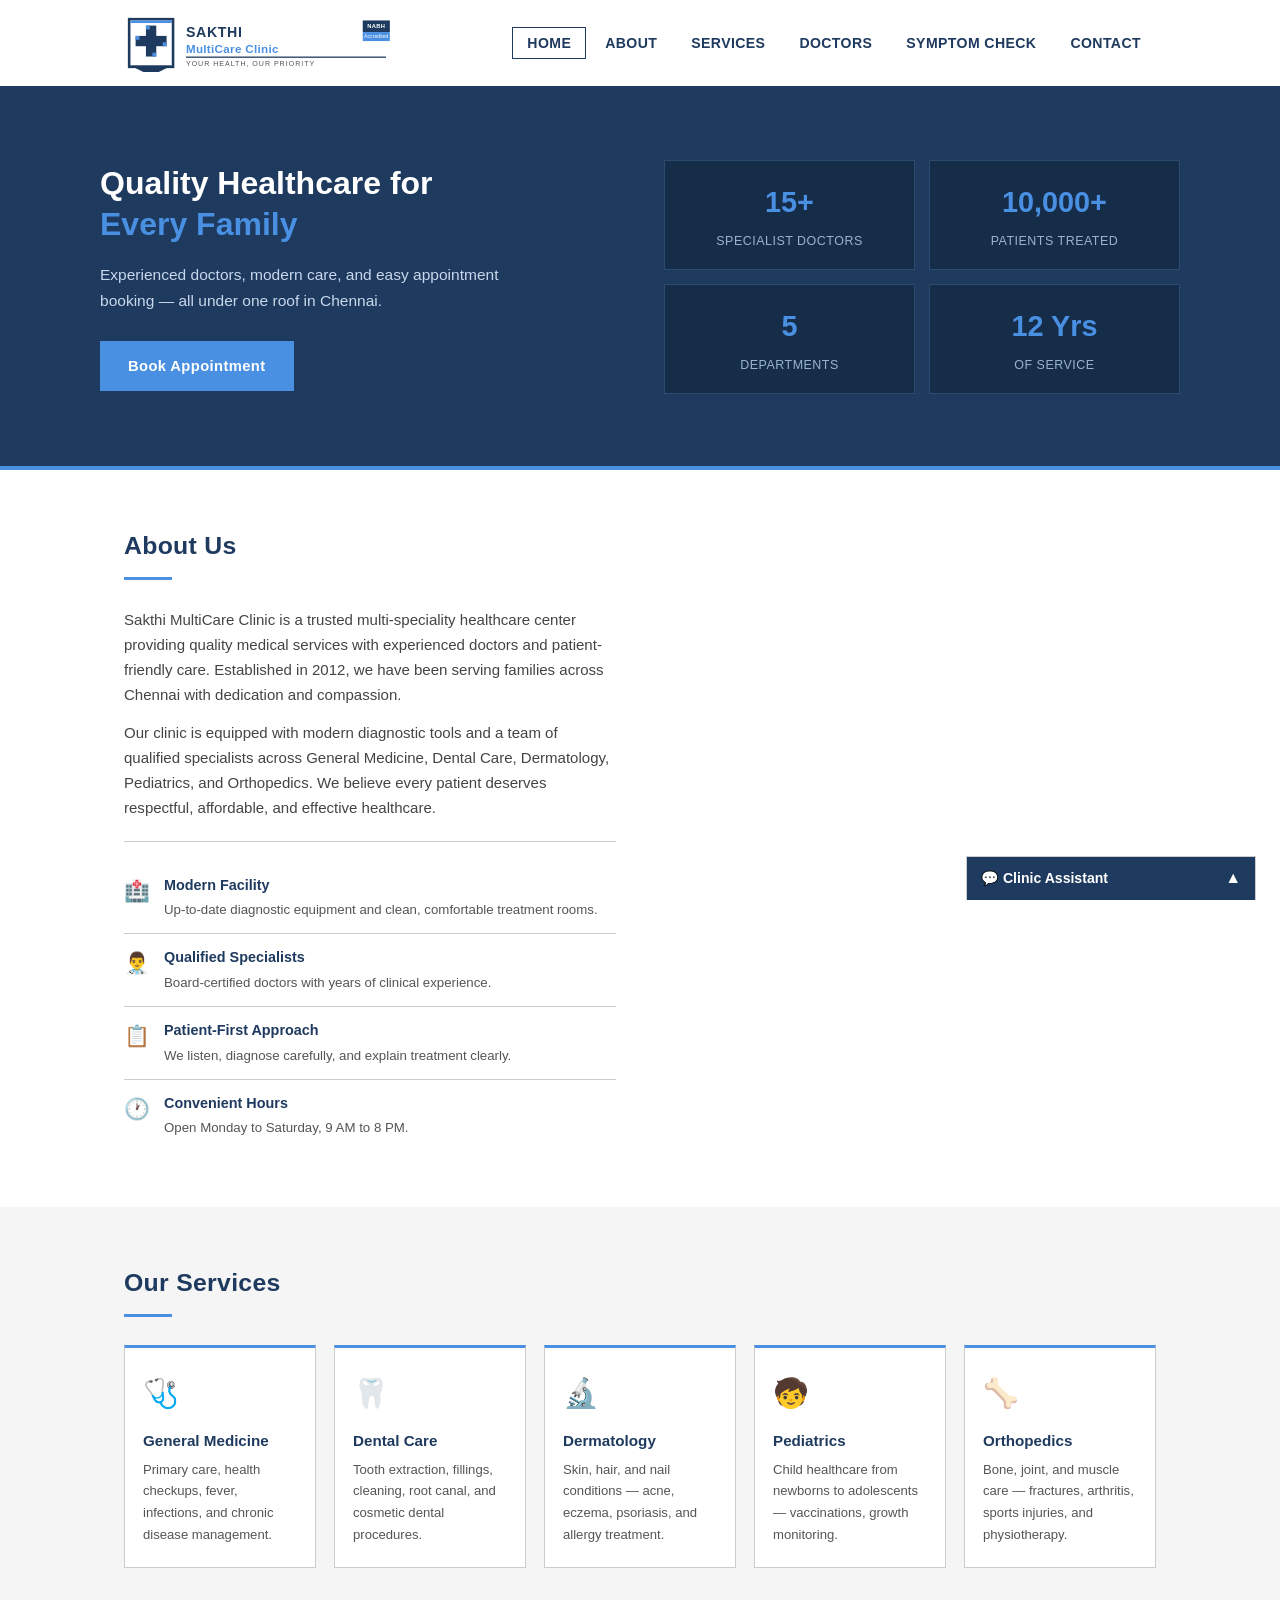
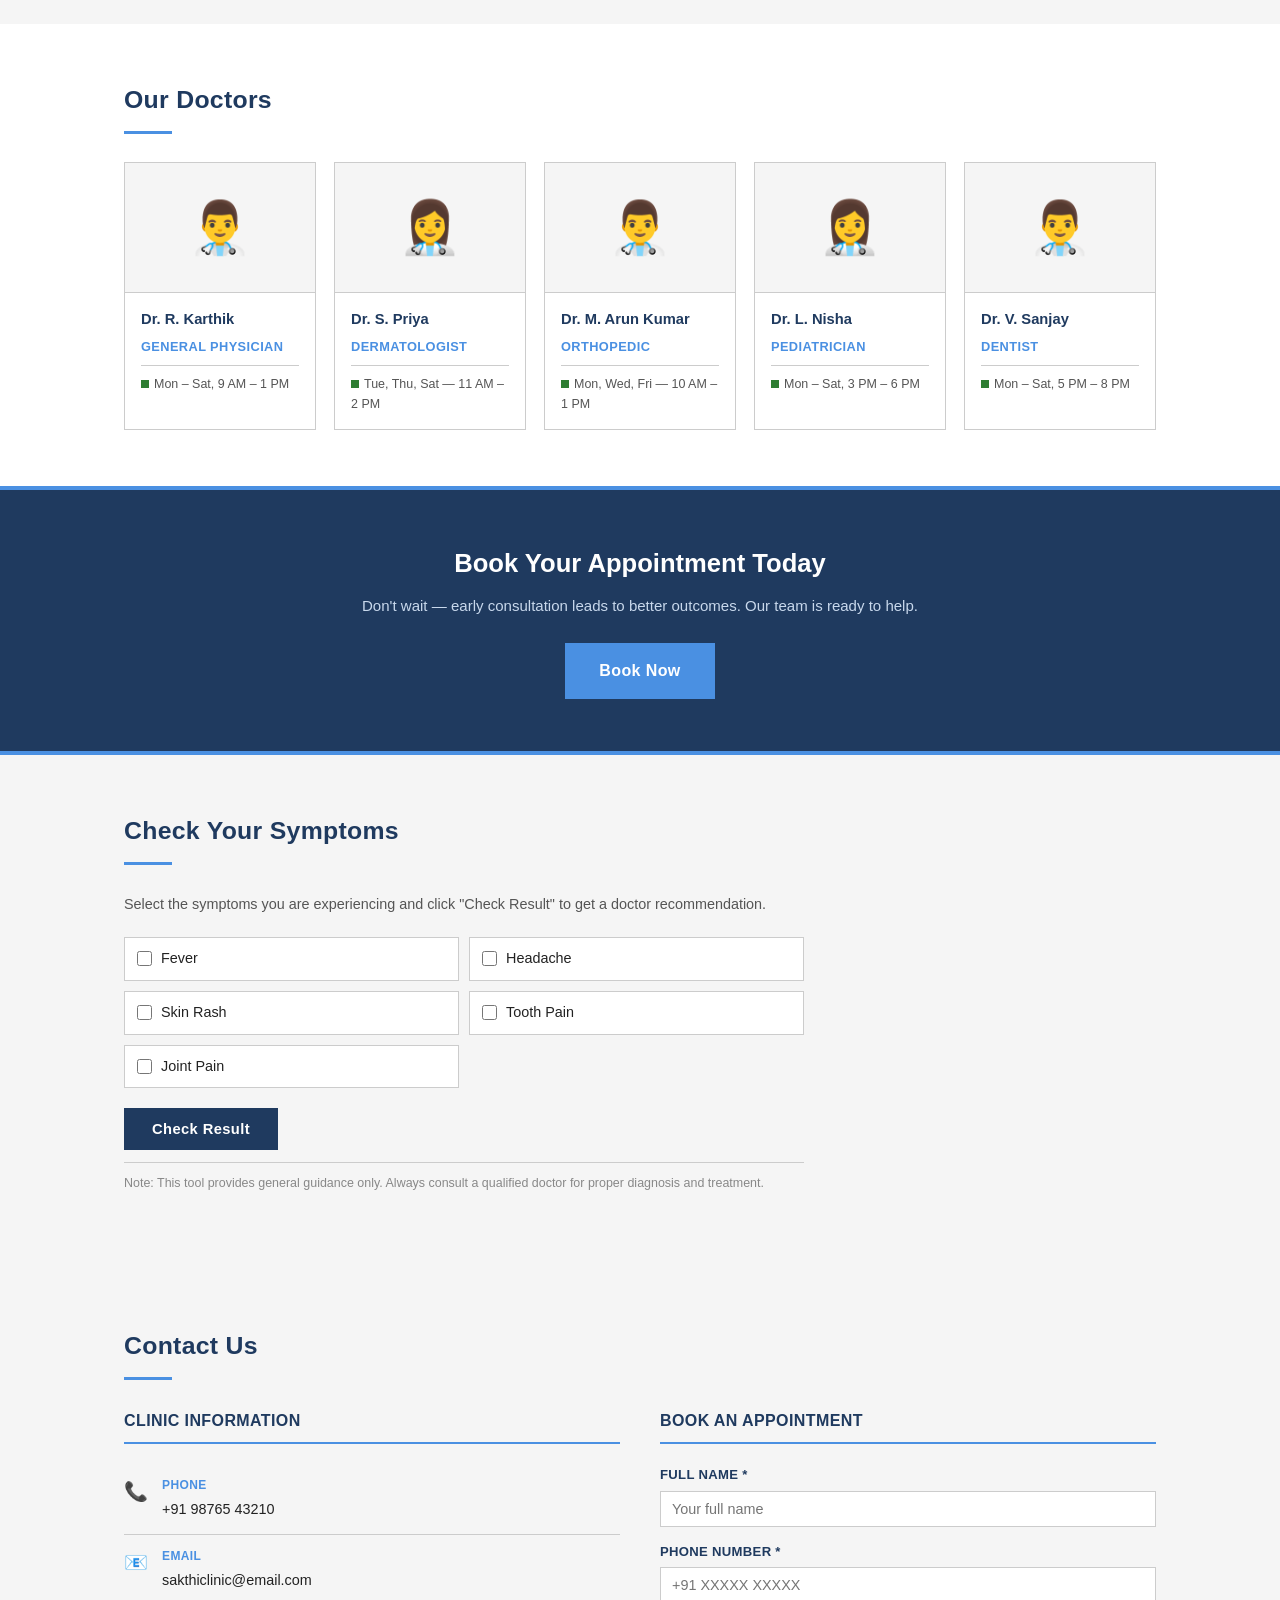
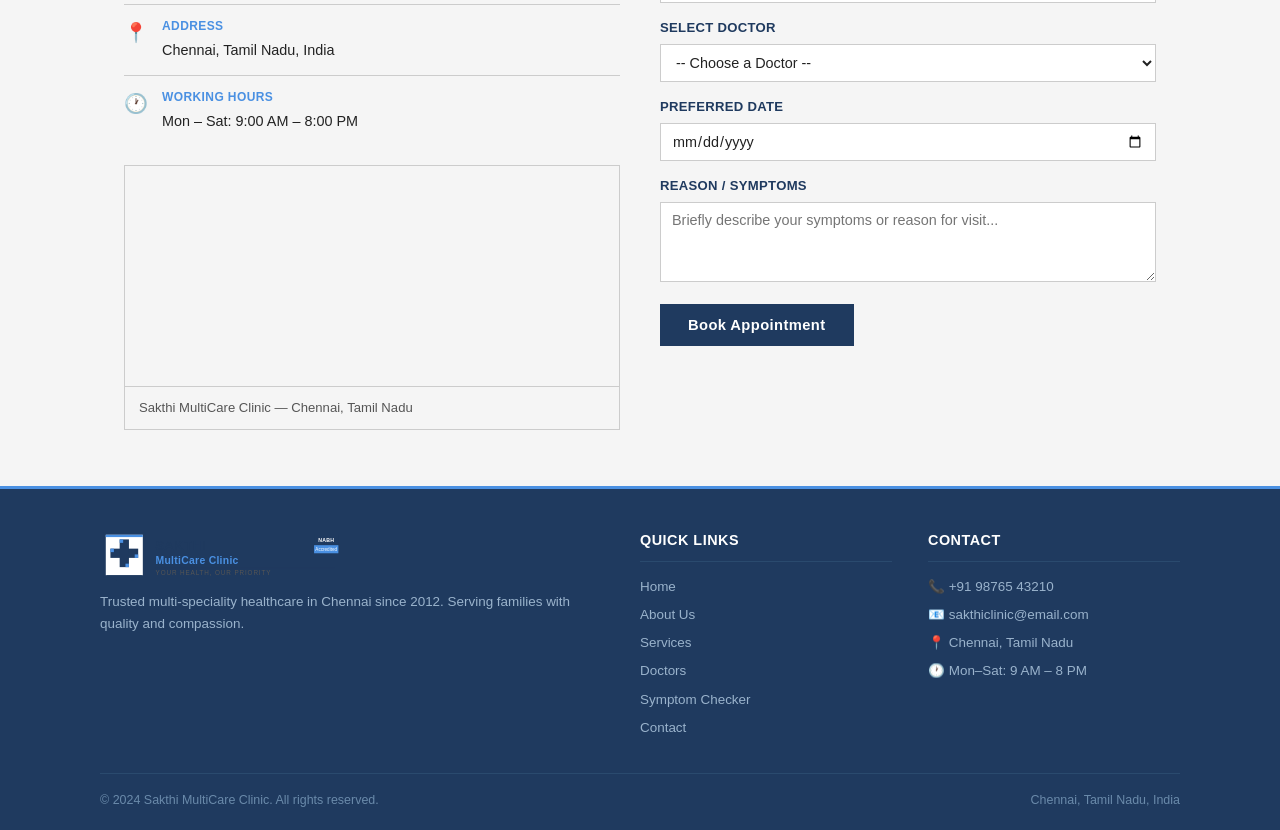
<file: index.html>
<!DOCTYPE html>
<html lang="en">
<head>
  <meta charset="UTF-8" />
  <meta name="viewport" content="width=device-width, initial-scale=1.0" />
  <title>Sakthi MultiCare Clinic - Your Health, Our Priority</title>
  <meta name="description" content="Sakthi MultiCare Clinic - Trusted multi-speciality healthcare in Chennai. Book appointments with experienced doctors." />
  <link rel="stylesheet" href="css/style.css" />
</head>
<body>

<!-- Toast -->
<div id="toast"></div>

<!-- ================================================================
     HEADER / NAVBAR
================================================================ -->
<header id="header">
  <div class="header-inner">

    <!-- Logo (SVG file) -->
    <div class="logo">
      <img src="images/logo.svg" alt="Sakthi MultiCare Clinic Logo" class="logo-img" />
    </div>

    <!-- Navigation -->
    <nav>
      <ul class="nav-menu" id="nav-menu">
        <li><a href="#hero" class="active">Home</a></li>
        <li><a href="#about">About</a></li>
        <li><a href="#services">Services</a></li>
        <li><a href="#doctors">Doctors</a></li>
        <li><a href="#symptom-checker">Symptom Check</a></li>
        <li><a href="#contact">Contact</a></li>
      </ul>
    </nav>

    <!-- Hamburger for mobile -->
    <button class="hamburger" aria-label="Open menu">
      <span></span><span></span><span></span>
    </button>

  </div>
</header>

<!-- ================================================================
     HERO SECTION
================================================================ -->
<section id="hero">
  <div class="hero-inner">
    <div class="hero-left">
      <h1>Quality Healthcare for<br><span>Every Family</span></h1>
      <p>Experienced doctors, modern care, and easy appointment booking — all under one roof in Chennai.</p>
      <a href="#contact" class="btn">Book Appointment</a>
    </div>
    <div class="hero-right">
      <div class="hero-info-box">
        <div class="info-num">15+</div>
        <div class="info-label">Specialist Doctors</div>
      </div>
      <div class="hero-info-box">
        <div class="info-num">10,000+</div>
        <div class="info-label">Patients Treated</div>
      </div>
      <div class="hero-info-box">
        <div class="info-num">5</div>
        <div class="info-label">Departments</div>
      </div>
      <div class="hero-info-box">
        <div class="info-num">12 Yrs</div>
        <div class="info-label">Of Service</div>
      </div>
    </div>
  </div>
</section>

<!-- ================================================================
     ABOUT SECTION
================================================================ -->
<section id="about">
  <div class="container">
    <h2 class="section-title">About Us</h2>
    <div class="section-underline"></div>
    <div class="about-inner">
      <div class="about-text">
        <p>
          Sakthi MultiCare Clinic is a trusted multi-speciality healthcare center providing quality medical services with experienced doctors and patient-friendly care. Established in 2012, we have been serving families across Chennai with dedication and compassion.
        </p>
        <p>
          Our clinic is equipped with modern diagnostic tools and a team of qualified specialists across General Medicine, Dental Care, Dermatology, Pediatrics, and Orthopedics. We believe every patient deserves respectful, affordable, and effective healthcare.
        </p>
        <div class="about-highlights">
          <div class="highlight-item">
            <div class="hi-icon">🏥</div>
            <div class="hi-text">
              <h4>Modern Facility</h4>
              <p>Up-to-date diagnostic equipment and clean, comfortable treatment rooms.</p>
            </div>
          </div>
          <div class="highlight-item">
            <div class="hi-icon">👨‍⚕️</div>
            <div class="hi-text">
              <h4>Qualified Specialists</h4>
              <p>Board-certified doctors with years of clinical experience.</p>
            </div>
          </div>
          <div class="highlight-item">
            <div class="hi-icon">📋</div>
            <div class="hi-text">
              <h4>Patient-First Approach</h4>
              <p>We listen, diagnose carefully, and explain treatment clearly.</p>
            </div>
          </div>
          <div class="highlight-item">
            <div class="hi-icon">🕐</div>
            <div class="hi-text">
              <h4>Convenient Hours</h4>
              <p>Open Monday to Saturday, 9 AM to 8 PM.</p>
            </div>
          </div>
        </div>
      </div>
      <!-- hospital image removed as requested -->
    </div>
  </div>
</section>

<!-- ================================================================
     SERVICES SECTION
================================================================ -->
<section id="services" class="grey-bg">
  <div class="container">
    <h2 class="section-title">Our Services</h2>
    <div class="section-underline"></div>
    <div class="services-grid">

      <div class="service-box">
        <div class="svc-icon">🩺</div>
        <h3>General Medicine</h3>
        <p>Primary care, health checkups, fever, infections, and chronic disease management.</p>
      </div>

      <div class="service-box">
        <div class="svc-icon">🦷</div>
        <h3>Dental Care</h3>
        <p>Tooth extraction, fillings, cleaning, root canal, and cosmetic dental procedures.</p>
      </div>

      <div class="service-box">
        <div class="svc-icon">🔬</div>
        <h3>Dermatology</h3>
        <p>Skin, hair, and nail conditions — acne, eczema, psoriasis, and allergy treatment.</p>
      </div>

      <div class="service-box">
        <div class="svc-icon">🧒</div>
        <h3>Pediatrics</h3>
        <p>Child healthcare from newborns to adolescents — vaccinations, growth monitoring.</p>
      </div>

      <div class="service-box">
        <div class="svc-icon">🦴</div>
        <h3>Orthopedics</h3>
        <p>Bone, joint, and muscle care — fractures, arthritis, sports injuries, and physiotherapy.</p>
      </div>

    </div>
  </div>
</section>

<!-- ================================================================
     DOCTORS SECTION
================================================================ -->
<section id="doctors">
  <div class="container">
    <h2 class="section-title">Our Doctors</h2>
    <div class="section-underline"></div>
    <div class="doctors-grid">

      <div class="doctor-card">
        <div class="doctor-avatar">👨‍⚕️</div>
        <div class="doctor-details">
          <h3>Dr. R. Karthik</h3>
          <div class="spec">General Physician</div>
          <div class="avail">
            <span class="avail-dot"></span>Mon – Sat, 9 AM – 1 PM
          </div>
        </div>
      </div>

      <div class="doctor-card">
        <div class="doctor-avatar">👩‍⚕️</div>
        <div class="doctor-details">
          <h3>Dr. S. Priya</h3>
          <div class="spec">Dermatologist</div>
          <div class="avail">
            <span class="avail-dot"></span>Tue, Thu, Sat — 11 AM – 2 PM
          </div>
        </div>
      </div>

      <div class="doctor-card">
        <div class="doctor-avatar">👨‍⚕️</div>
        <div class="doctor-details">
          <h3>Dr. M. Arun Kumar</h3>
          <div class="spec">Orthopedic</div>
          <div class="avail">
            <span class="avail-dot"></span>Mon, Wed, Fri — 10 AM – 1 PM
          </div>
        </div>
      </div>

      <div class="doctor-card">
        <div class="doctor-avatar">👩‍⚕️</div>
        <div class="doctor-details">
          <h3>Dr. L. Nisha</h3>
          <div class="spec">Pediatrician</div>
          <div class="avail">
            <span class="avail-dot"></span>Mon – Sat, 3 PM – 6 PM
          </div>
        </div>
      </div>

      <div class="doctor-card">
        <div class="doctor-avatar">👨‍⚕️</div>
        <div class="doctor-details">
          <h3>Dr. V. Sanjay</h3>
          <div class="spec">Dentist</div>
          <div class="avail">
            <span class="avail-dot"></span>Mon – Sat, 5 PM – 8 PM
          </div>
        </div>
      </div>

    </div>
  </div>
</section>

<!-- ================================================================
     APPOINTMENT CTA SECTION
================================================================ -->
<section id="appt-cta">
  <h2>Book Your Appointment Today</h2>
  <p>Don't wait — early consultation leads to better outcomes. Our team is ready to help.</p>
  <a href="#contact" class="btn">Book Now</a>
</section>

<!-- ================================================================
     SYMPTOM CHECKER SECTION
================================================================ -->
<section id="symptom-checker">
  <div class="container">
    <h2 class="section-title">Check Your Symptoms</h2>
    <div class="section-underline"></div>

    <div class="symptom-form-wrap">
      <p>Select the symptoms you are experiencing and click "Check Result" to get a doctor recommendation.</p>

      <div class="symptom-checkboxes">
        <label>
          <input type="checkbox" class="symptom-cb" value="fever" />
          Fever
        </label>
        <label>
          <input type="checkbox" class="symptom-cb" value="headache" />
          Headache
        </label>
        <label>
          <input type="checkbox" class="symptom-cb" value="skin_rash" />
          Skin Rash
        </label>
        <label>
          <input type="checkbox" class="symptom-cb" value="tooth_pain" />
          Tooth Pain
        </label>
        <label>
          <input type="checkbox" class="symptom-cb" value="joint_pain" />
          Joint Pain
        </label>
      </div>

      <button class="btn" id="check-symptom-btn">Check Result</button>

      <div id="symptom-result-box">
        <!-- Result appears here -->
      </div>

      <p style="font-size:0.78rem;color:#888888;margin-top:12px;border-top:1px solid #CCCCCC;padding-top:10px;">
        Note: This tool provides general guidance only. Always consult a qualified doctor for proper diagnosis and treatment.
      </p>
    </div>
  </div>
</section>

<!-- ================================================================
     CONTACT SECTION
================================================================ -->
<section id="contact" class="grey-bg">
  <div class="container">
    <h2 class="section-title">Contact Us</h2>
    <div class="section-underline"></div>

    <div class="contact-grid">

      <!-- Contact Details + Map -->
      <div>
        <div class="contact-details">
          <h3>Clinic Information</h3>

          <div class="contact-row">
            <div class="c-icon">📞</div>
            <div>
              <div class="c-label">Phone</div>
              <div class="c-value"><a href="tel:+919876543210">+91 98765 43210</a></div>
            </div>
          </div>

          <div class="contact-row">
            <div class="c-icon">📧</div>
            <div>
              <div class="c-label">Email</div>
              <div class="c-value"><a href="mailto:sakthiclinic@email.com">sakthiclinic@email.com</a></div>
            </div>
          </div>

          <div class="contact-row">
            <div class="c-icon">📍</div>
            <div>
              <div class="c-label">Address</div>
              <div class="c-value">Chennai, Tamil Nadu, India</div>
            </div>
          </div>

          <div class="contact-row">
            <div class="c-icon">🕐</div>
            <div>
              <div class="c-label">Working Hours</div>
              <div class="c-value">Mon – Sat: 9:00 AM – 8:00 PM</div>
            </div>
          </div>
        </div>

        <!-- Google Maps Embed -->
        <div class="map-block">
          <iframe
            src="https://www.google.com/maps/embed?pb=!1m18!1m12!1m3!1d248849.84916296526!2d80.00902617697754!3d13.047672!2m3!1f0!2f0!3f0!3m2!1i1024!2i768!4f13.1!3m3!1m2!1s0x3a5265ea4f7d3361%3A0x6e61a70b6863d433!2sChennai%2C%20Tamil%20Nadu!5e0!3m2!1sen!2sin!4v1234567890"
            allowfullscreen=""
            loading="lazy"
            referrerpolicy="no-referrer-when-downgrade"
            title="Sakthi MultiCare Clinic Location - Chennai">
          </iframe>
          <div class="map-caption">
            Sakthi MultiCare Clinic — Chennai, Tamil Nadu
          </div>
        </div>
      </div>

      <!-- Appointment / Contact Form -->
      <div class="contact-form-wrap">
        <h3>Book an Appointment</h3>
        <form id="appt-form" novalidate>
          <div class="form-row">
            <label for="appt-name">Full Name *</label>
            <input type="text" id="appt-name" placeholder="Your full name" required />
          </div>
          <div class="form-row">
            <label for="appt-phone">Phone Number *</label>
            <input type="tel" id="appt-phone" placeholder="+91 XXXXX XXXXX" required />
          </div>
          <div class="form-row">
            <label for="appt-doctor">Select Doctor</label>
            <select id="appt-doctor">
              <option value="">-- Choose a Doctor --</option>
              <option value="dr-karthik">Dr. R. Karthik (General Physician)</option>
              <option value="dr-priya">Dr. S. Priya (Dermatologist)</option>
              <option value="dr-arun">Dr. M. Arun Kumar (Orthopedic)</option>
              <option value="dr-nisha">Dr. L. Nisha (Pediatrician)</option>
              <option value="dr-sanjay">Dr. V. Sanjay (Dentist)</option>
            </select>
          </div>
          <div class="form-row">
            <label for="appt-date">Preferred Date</label>
            <input type="date" id="appt-date" />
          </div>
          <div class="form-row">
            <label for="appt-notes">Reason / Symptoms</label>
            <textarea id="appt-notes" placeholder="Briefly describe your symptoms or reason for visit..."></textarea>
          </div>
          <button type="submit" class="btn">Book Appointment</button>
        </form>
      </div>

    </div>
  </div>
</section>

<!-- ================================================================
     FOOTER
================================================================ -->
<footer id="footer">
  <div class="footer-inner">

    <div class="footer-col">
      <div class="footer-logo-name">
        <img src="images/logo.svg" alt="Sakthi MultiCare Clinic" style="height:52px;width:auto;display:block;margin-bottom:10px;" />
      </div>
      <p>Trusted multi-speciality healthcare in Chennai since 2012. Serving families with quality and compassion.</p>
    </div>

    <div class="footer-col">
      <h4>Quick Links</h4>
      <a href="#hero">Home</a>
      <a href="#about">About Us</a>
      <a href="#services">Services</a>
      <a href="#doctors">Doctors</a>
      <a href="#symptom-checker">Symptom Checker</a>
      <a href="#contact">Contact</a>
    </div>

    <div class="footer-col">
      <h4>Contact</h4>
      <a href="tel:+919876543210">📞 +91 98765 43210</a>
      <a href="mailto:sakthiclinic@email.com">📧 sakthiclinic@email.com</a>
      <p>📍 Chennai, Tamil Nadu</p>
      <p>🕐 Mon–Sat: 9 AM – 8 PM</p>
    </div>

  </div>
  <div class="footer-bottom">
    <span>© 2024 Sakthi MultiCare Clinic. All rights reserved.</span>
    <span>Chennai, Tamil Nadu, India</span>
  </div>
</footer>

<!-- ================================================================
     CHAT ASSISTANT WIDGET
================================================================ -->
<div id="chat-widget">
  <div class="chat-header" id="chat-header">
    <span>💬 Clinic Assistant</span>
    <button class="chat-toggle-btn" id="chat-toggle-btn" aria-label="Toggle chat">▲</button>
  </div>
  <div class="chat-body" id="chat-body">
    <div class="chat-messages" id="chat-messages"></div>
    <div class="chat-input-row">
      <input type="text" id="chat-input" placeholder="Type your question..." />
      <button id="chat-send-btn">Send</button>
    </div>
  </div>
</div>

<script src="js/main.js"></script>
</body>
</html>
</file>
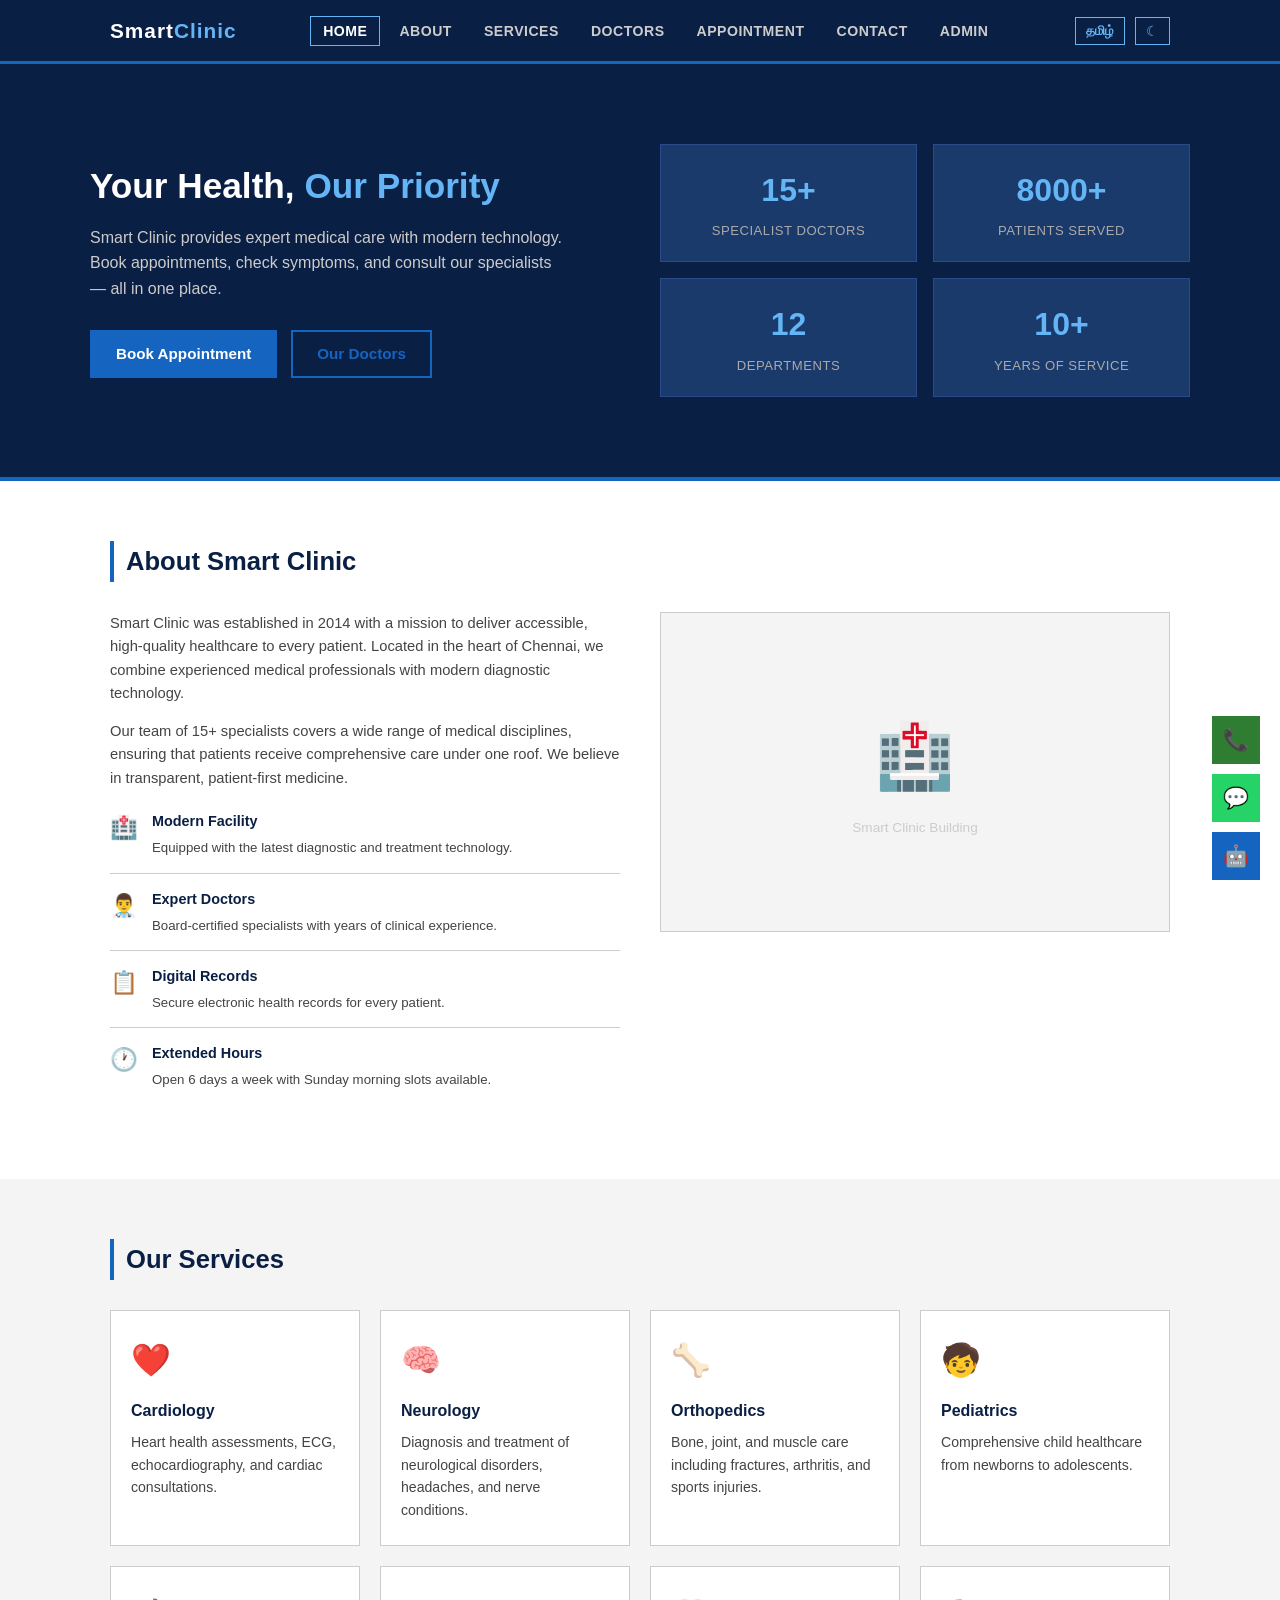
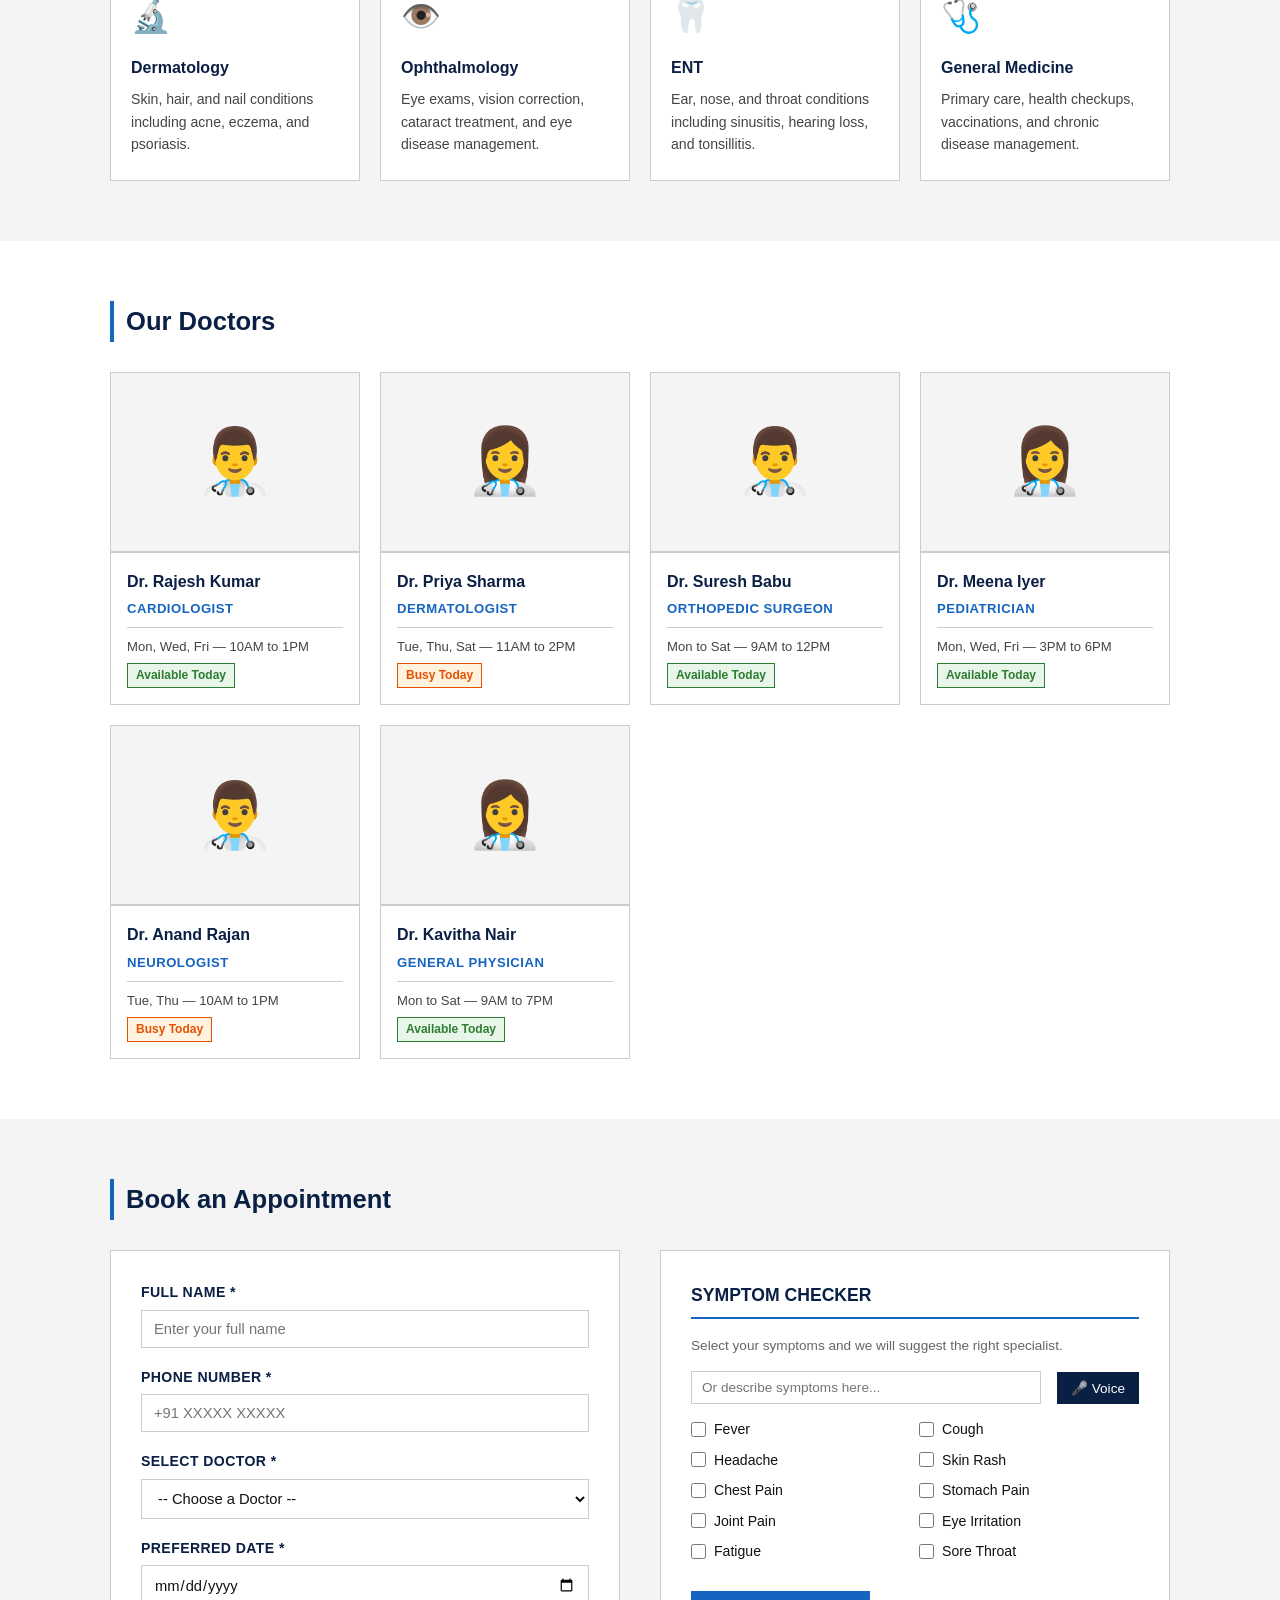
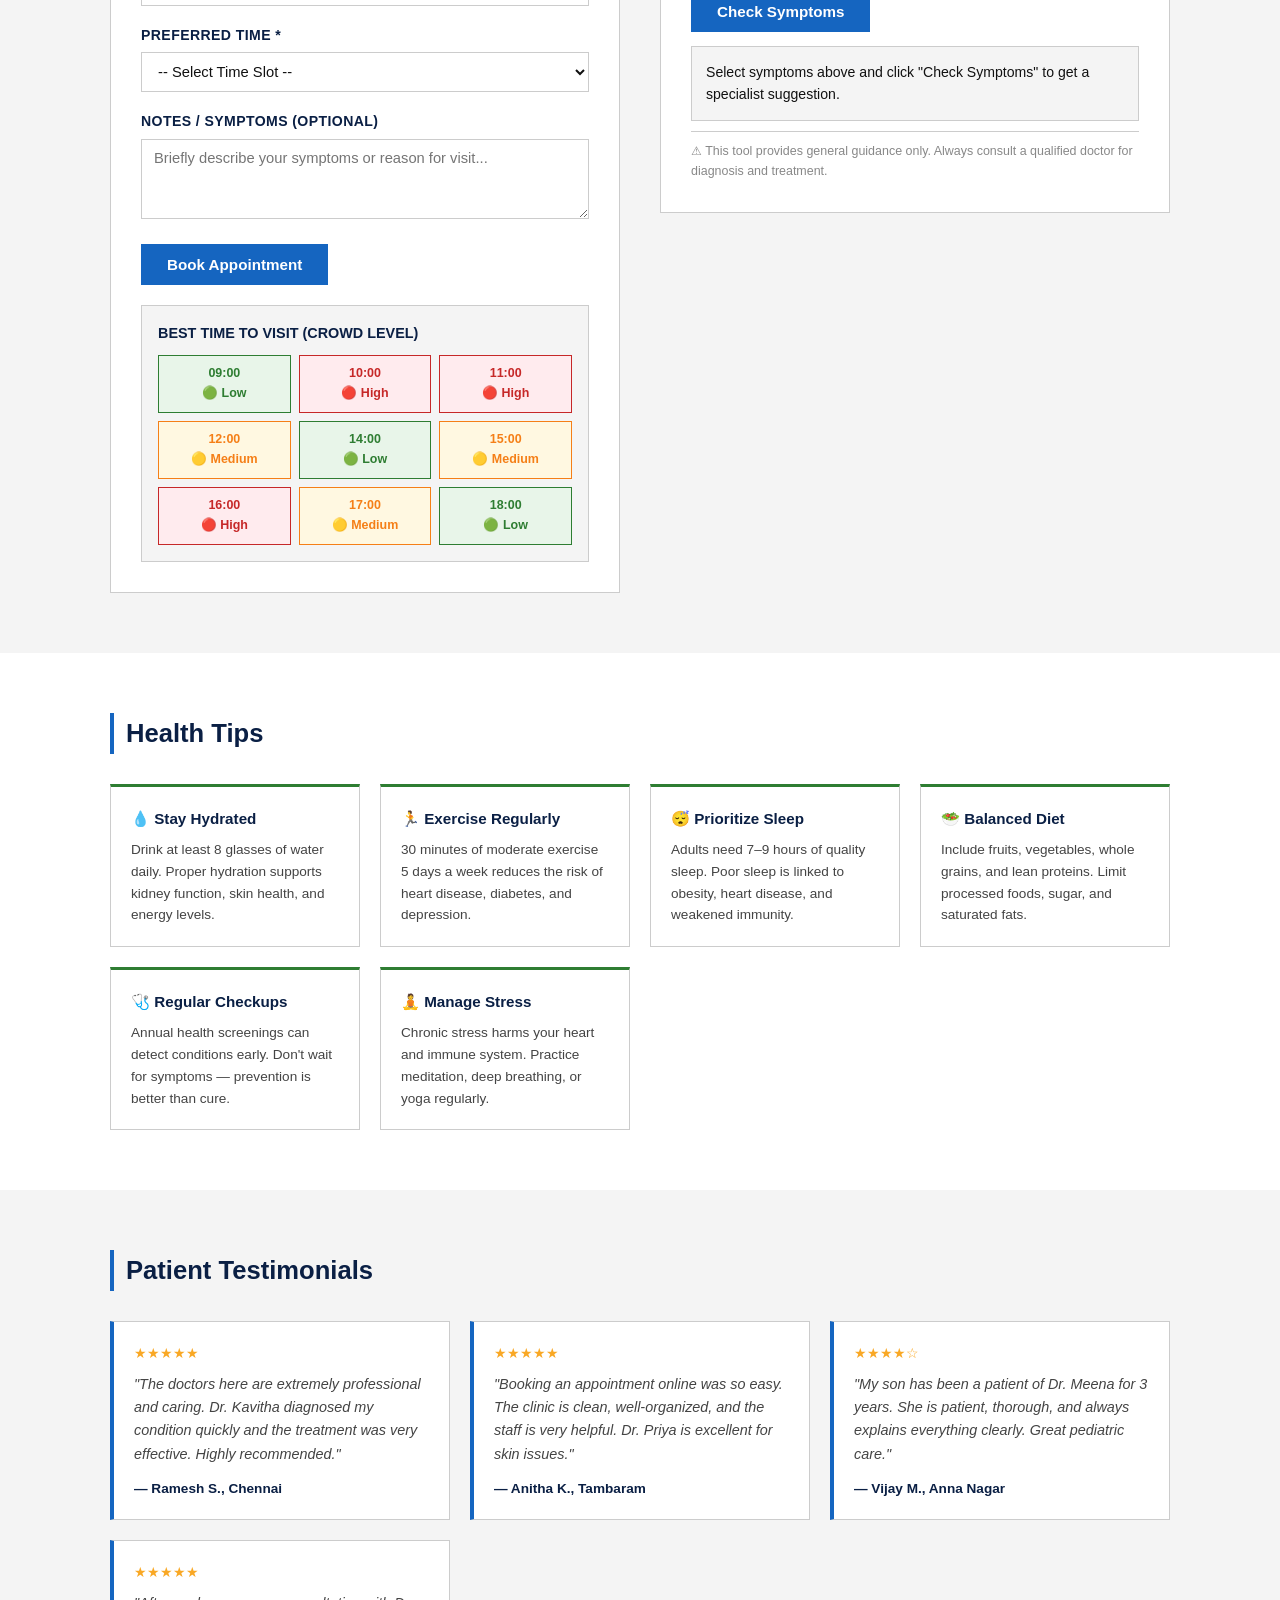
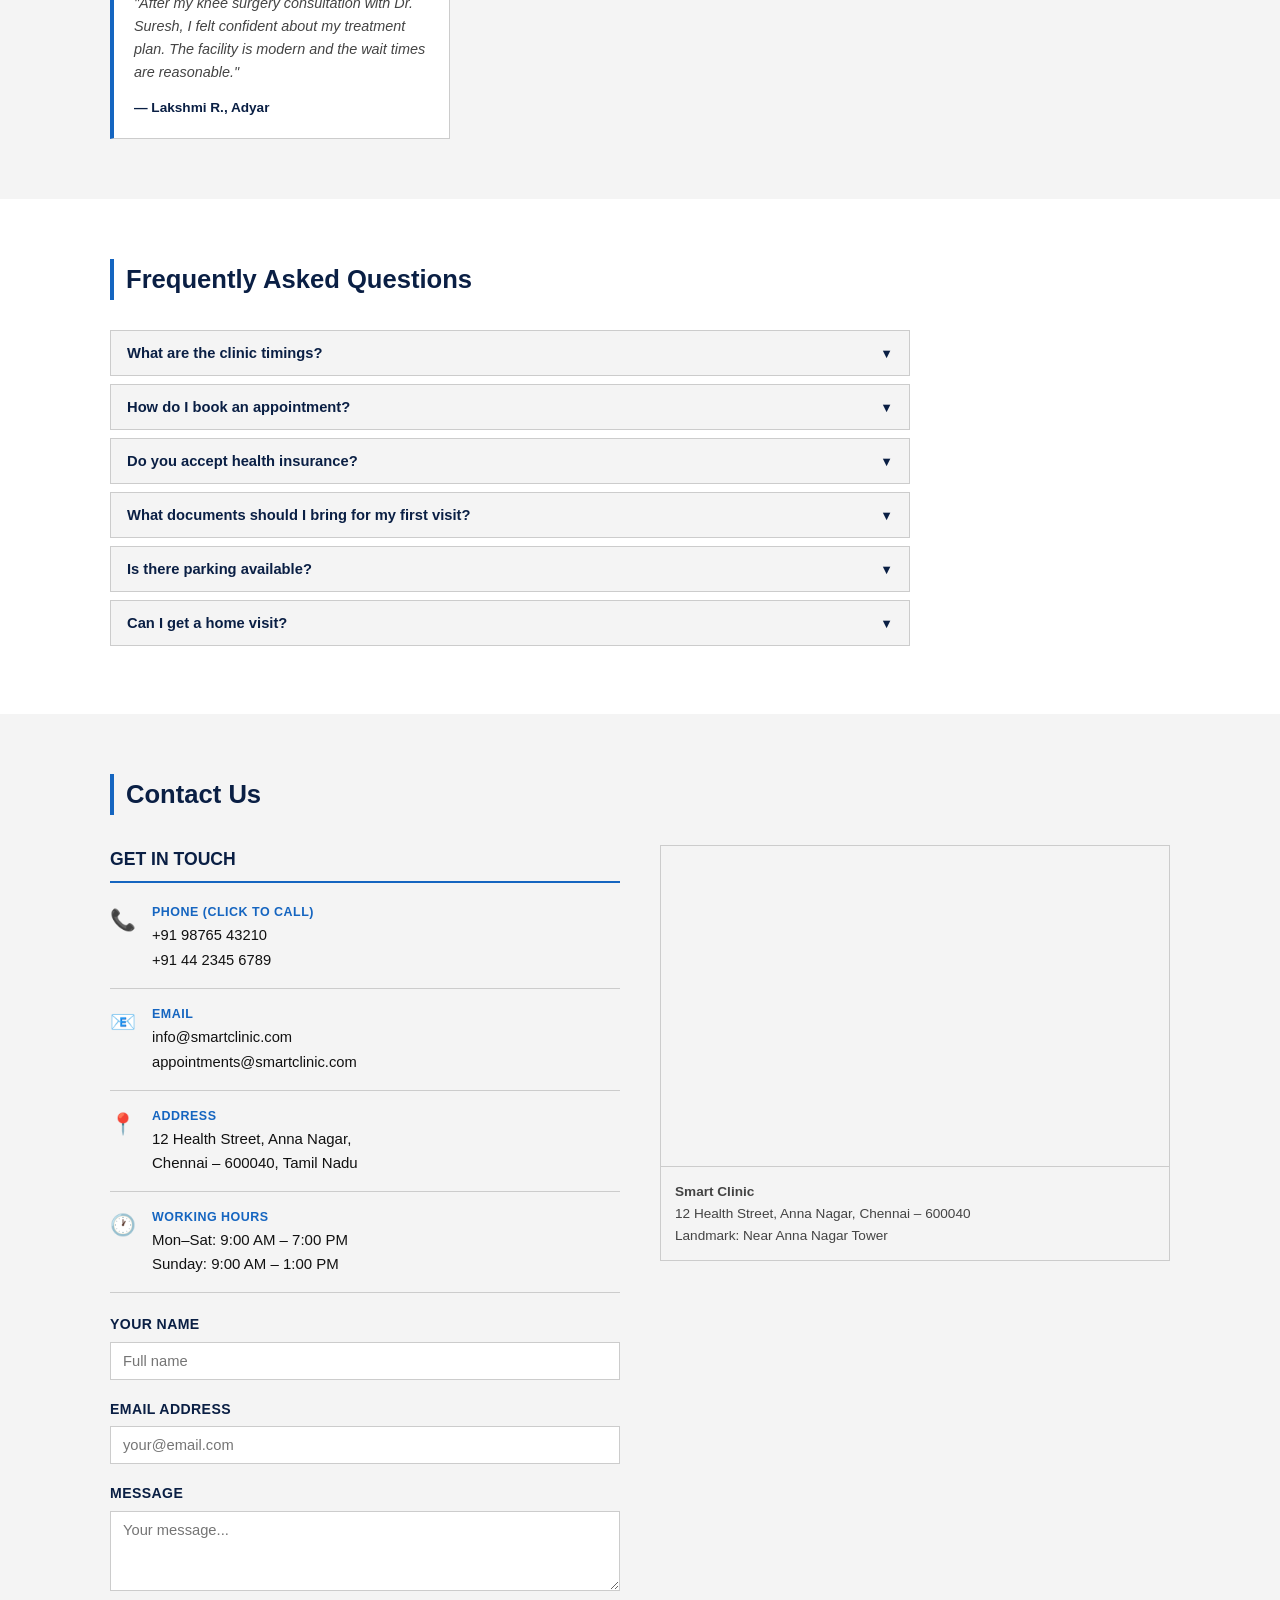
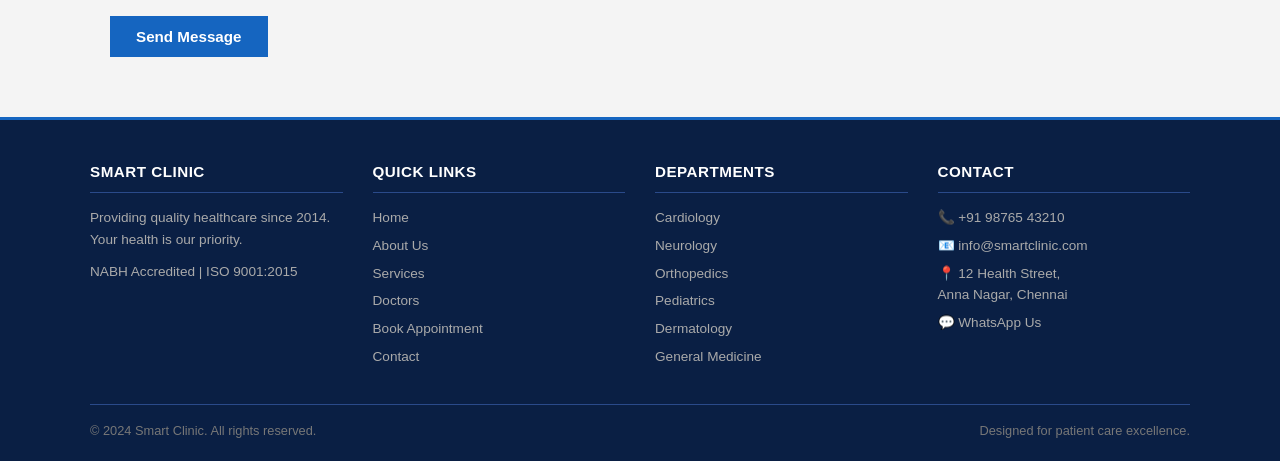
<file: smart-clinic/index.html>
<!DOCTYPE html>
<html lang="en">
<head>
  <meta charset="UTF-8" />
  <meta name="viewport" content="width=device-width, initial-scale=1.0" />
  <title>Smart Clinic - Your Health, Our Priority</title>
  <meta name="description" content="Smart Clinic - Expert medical care with modern technology. Book appointments, check symptoms, consult specialists." />
  <link rel="stylesheet" href="css/style.css" />
</head>
<body>

<!-- Loading Overlay -->
<div id="loading-overlay">
  <div class="spinner"></div>
</div>

<!-- Toast Notification -->
<div id="toast"></div>

<!-- ============================================================
     NAVBAR
     ============================================================ -->
<nav id="navbar">
  <div class="nav-inner">
    <div class="nav-logo">Smart<span>Clinic</span></div>

    <ul class="nav-links" id="nav-links">
      <li><a href="#hero" id="nav-home" class="active">Home</a></li>
      <li><a href="#about" id="nav-about">About</a></li>
      <li><a href="#services" id="nav-services">Services</a></li>
      <li><a href="#doctors" id="nav-doctors">Doctors</a></li>
      <li><a href="#appointment" id="nav-appointment">Appointment</a></li>
      <li><a href="#contact" id="nav-contact">Contact</a></li>
      <li><a href="pages/admin.html" id="nav-admin">Admin</a></li>
    </ul>

    <div class="nav-controls">
      <button id="lang-toggle" title="Switch Language">தமிழ்</button>
      <button id="dark-toggle" title="Toggle Dark Mode">☾</button>
      <button class="hamburger" aria-label="Menu">
        <span></span><span></span><span></span>
      </button>
    </div>
  </div>
</nav>

<!-- ============================================================
     HERO SECTION
     ============================================================ -->
<section id="hero">
  <div class="hero-inner">
    <div class="hero-text">
      <h1 id="hero-title">Your Health, <span>Our Priority</span></h1>
      <p id="hero-subtitle">Smart Clinic provides expert medical care with modern technology. Book appointments, check symptoms, and consult our specialists — all in one place.</p>
      <div class="hero-buttons">
        <a href="#appointment" class="btn" id="hero-cta">Book Appointment</a>
        <a href="#doctors" class="btn btn-outline" id="hero-cta2">Our Doctors</a>
      </div>
    </div>
    <div class="hero-stats">
      <div class="stat-box">
        <div class="stat-num">15+</div>
        <div class="stat-label">Specialist Doctors</div>
      </div>
      <div class="stat-box">
        <div class="stat-num">8000+</div>
        <div class="stat-label">Patients Served</div>
      </div>
      <div class="stat-box">
        <div class="stat-num">12</div>
        <div class="stat-label">Departments</div>
      </div>
      <div class="stat-box">
        <div class="stat-num">10+</div>
        <div class="stat-label">Years of Service</div>
      </div>
    </div>
  </div>
</section>

<!-- ============================================================
     ABOUT SECTION
     ============================================================ -->
<section id="about">
  <div class="container">
    <h2 class="section-title" id="about-title">About Smart Clinic</h2>
    <div class="about-layout">
      <div class="about-text">
        <p>Smart Clinic was established in 2014 with a mission to deliver accessible, high-quality healthcare to every patient. Located in the heart of Chennai, we combine experienced medical professionals with modern diagnostic technology.</p>
        <p>Our team of 15+ specialists covers a wide range of medical disciplines, ensuring that patients receive comprehensive care under one roof. We believe in transparent, patient-first medicine.</p>
        <div class="about-features">
          <div class="about-feature">
            <div class="icon">🏥</div>
            <div>
              <h4>Modern Facility</h4>
              <p>Equipped with the latest diagnostic and treatment technology.</p>
            </div>
          </div>
          <div class="about-feature">
            <div class="icon">👨‍⚕️</div>
            <div>
              <h4>Expert Doctors</h4>
              <p>Board-certified specialists with years of clinical experience.</p>
            </div>
          </div>
          <div class="about-feature">
            <div class="icon">📋</div>
            <div>
              <h4>Digital Records</h4>
              <p>Secure electronic health records for every patient.</p>
            </div>
          </div>
          <div class="about-feature">
            <div class="icon">🕐</div>
            <div>
              <h4>Extended Hours</h4>
              <p>Open 6 days a week with Sunday morning slots available.</p>
            </div>
          </div>
        </div>
      </div>
      <div class="about-image-placeholder">
        <div>🏥</div>
        <p>Smart Clinic Building</p>
      </div>
    </div>
  </div>
</section>

<!-- ============================================================
     SERVICES SECTION
     ============================================================ -->
<section id="services">
  <div class="container">
    <h2 class="section-title" id="services-title">Our Services</h2>
    <div class="services-grid">
      <div class="service-card">
        <div class="service-icon">❤️</div>
        <h3>Cardiology</h3>
        <p>Heart health assessments, ECG, echocardiography, and cardiac consultations.</p>
      </div>
      <div class="service-card">
        <div class="service-icon">🧠</div>
        <h3>Neurology</h3>
        <p>Diagnosis and treatment of neurological disorders, headaches, and nerve conditions.</p>
      </div>
      <div class="service-card">
        <div class="service-icon">🦴</div>
        <h3>Orthopedics</h3>
        <p>Bone, joint, and muscle care including fractures, arthritis, and sports injuries.</p>
      </div>
      <div class="service-card">
        <div class="service-icon">🧒</div>
        <h3>Pediatrics</h3>
        <p>Comprehensive child healthcare from newborns to adolescents.</p>
      </div>
      <div class="service-card">
        <div class="service-icon">🔬</div>
        <h3>Dermatology</h3>
        <p>Skin, hair, and nail conditions including acne, eczema, and psoriasis.</p>
      </div>
      <div class="service-card">
        <div class="service-icon">👁️</div>
        <h3>Ophthalmology</h3>
        <p>Eye exams, vision correction, cataract treatment, and eye disease management.</p>
      </div>
      <div class="service-card">
        <div class="service-icon">🦷</div>
        <h3>ENT</h3>
        <p>Ear, nose, and throat conditions including sinusitis, hearing loss, and tonsillitis.</p>
      </div>
      <div class="service-card">
        <div class="service-icon">🩺</div>
        <h3>General Medicine</h3>
        <p>Primary care, health checkups, vaccinations, and chronic disease management.</p>
      </div>
    </div>
  </div>
</section>

<!-- ============================================================
     DOCTORS SECTION
     ============================================================ -->
<section id="doctors">
  <div class="container">
    <h2 class="section-title" id="doctors-title">Our Doctors</h2>
    <div class="doctors-grid">

      <div class="doctor-card">
        <div class="doctor-img">👨‍⚕️</div>
        <div class="doctor-info">
          <h3>Dr. Rajesh Kumar</h3>
          <div class="specialty">Cardiologist</div>
          <div class="availability">
            Mon, Wed, Fri — 10AM to 1PM<br>
            <span class="avail-badge available">Available Today</span>
          </div>
        </div>
      </div>

      <div class="doctor-card">
        <div class="doctor-img">👩‍⚕️</div>
        <div class="doctor-info">
          <h3>Dr. Priya Sharma</h3>
          <div class="specialty">Dermatologist</div>
          <div class="availability">
            Tue, Thu, Sat — 11AM to 2PM<br>
            <span class="avail-badge busy">Busy Today</span>
          </div>
        </div>
      </div>

      <div class="doctor-card">
        <div class="doctor-img">👨‍⚕️</div>
        <div class="doctor-info">
          <h3>Dr. Suresh Babu</h3>
          <div class="specialty">Orthopedic Surgeon</div>
          <div class="availability">
            Mon to Sat — 9AM to 12PM<br>
            <span class="avail-badge available">Available Today</span>
          </div>
        </div>
      </div>

      <div class="doctor-card">
        <div class="doctor-img">👩‍⚕️</div>
        <div class="doctor-info">
          <h3>Dr. Meena Iyer</h3>
          <div class="specialty">Pediatrician</div>
          <div class="availability">
            Mon, Wed, Fri — 3PM to 6PM<br>
            <span class="avail-badge available">Available Today</span>
          </div>
        </div>
      </div>

      <div class="doctor-card">
        <div class="doctor-img">👨‍⚕️</div>
        <div class="doctor-info">
          <h3>Dr. Anand Rajan</h3>
          <div class="specialty">Neurologist</div>
          <div class="availability">
            Tue, Thu — 10AM to 1PM<br>
            <span class="avail-badge busy">Busy Today</span>
          </div>
        </div>
      </div>

      <div class="doctor-card">
        <div class="doctor-img">👩‍⚕️</div>
        <div class="doctor-info">
          <h3>Dr. Kavitha Nair</h3>
          <div class="specialty">General Physician</div>
          <div class="availability">
            Mon to Sat — 9AM to 7PM<br>
            <span class="avail-badge available">Available Today</span>
          </div>
        </div>
      </div>

    </div>
  </div>
</section>

<!-- ============================================================
     APPOINTMENT + SYMPTOM CHECKER SECTION
     ============================================================ -->
<section id="appointment">
  <div class="container">
    <h2 class="section-title" id="appointment-title">Book an Appointment</h2>
    <div class="appointment-layout">

      <!-- Booking Form -->
      <div class="appt-form">
        <form id="appointment-form" novalidate>
          <div class="form-group">
            <label for="appt-name">Full Name *</label>
            <input type="text" id="appt-name" placeholder="Enter your full name" required />
          </div>
          <div class="form-group">
            <label for="appt-phone">Phone Number *</label>
            <input type="tel" id="appt-phone" placeholder="+91 XXXXX XXXXX" required />
          </div>
          <div class="form-group">
            <label for="appt-doctor">Select Doctor *</label>
            <select id="appt-doctor" required>
              <option value="">-- Choose a Doctor --</option>
              <option value="dr-rajesh">Dr. Rajesh Kumar (Cardiologist)</option>
              <option value="dr-priya">Dr. Priya Sharma (Dermatologist)</option>
              <option value="dr-suresh">Dr. Suresh Babu (Orthopedic)</option>
              <option value="dr-meena">Dr. Meena Iyer (Pediatrician)</option>
              <option value="dr-anand">Dr. Anand Rajan (Neurologist)</option>
              <option value="dr-kavitha">Dr. Kavitha Nair (General Physician)</option>
            </select>
          </div>
          <div class="form-group">
            <label for="appt-date">Preferred Date *</label>
            <input type="date" id="appt-date" required />
          </div>
          <div class="form-group">
            <label for="appt-time">Preferred Time *</label>
            <select id="appt-time" required>
              <option value="">-- Select Time Slot --</option>
              <option value="09:00">09:00 AM</option>
              <option value="10:00">10:00 AM</option>
              <option value="11:00">11:00 AM</option>
              <option value="12:00">12:00 PM</option>
              <option value="14:00">02:00 PM</option>
              <option value="15:00">03:00 PM</option>
              <option value="16:00">04:00 PM</option>
              <option value="17:00">05:00 PM</option>
              <option value="18:00">06:00 PM</option>
            </select>
          </div>
          <div id="crowd-result" style="display:none;"></div>
          <div class="form-group">
            <label for="appt-notes">Notes / Symptoms (optional)</label>
            <textarea id="appt-notes" placeholder="Briefly describe your symptoms or reason for visit..."></textarea>
          </div>
          <button type="submit" class="btn" id="book-btn">Book Appointment</button>
        </form>

        <!-- Smart Crowd Indicator -->
        <div class="crowd-indicator">
          <h4>Best Time to Visit (Crowd Level)</h4>
          <div class="crowd-slots" id="crowd-slots"></div>
        </div>
      </div>

      <!-- Symptom Checker -->
      <div class="symptom-checker">
        <h3 id="symptom-title">Symptom Checker</h3>
        <p style="font-size:0.85rem;color:#666;margin-bottom:14px;">Select your symptoms and we will suggest the right specialist.</p>

        <!-- Voice input row -->
        <div style="display:flex;align-items:center;margin-bottom:14px;gap:8px;">
          <input type="text" id="voice-symptom-input" placeholder="Or describe symptoms here..." style="flex:1;padding:8px 10px;border:1px solid #ccc;font-family:Arial,sans-serif;font-size:0.85rem;background:var(--white);color:var(--black);" />
          <button class="voice-btn" id="voice-input-btn">🎤 Voice</button>
        </div>

        <div class="symptom-list">
          <label><input type="checkbox" class="symptom-checkbox" value="fever" /> Fever</label>
          <label><input type="checkbox" class="symptom-checkbox" value="cough" /> Cough</label>
          <label><input type="checkbox" class="symptom-checkbox" value="headache" /> Headache</label>
          <label><input type="checkbox" class="symptom-checkbox" value="rash" /> Skin Rash</label>
          <label><input type="checkbox" class="symptom-checkbox" value="chest_pain" /> Chest Pain</label>
          <label><input type="checkbox" class="symptom-checkbox" value="stomach_pain" /> Stomach Pain</label>
          <label><input type="checkbox" class="symptom-checkbox" value="joint_pain" /> Joint Pain</label>
          <label><input type="checkbox" class="symptom-checkbox" value="eye_irritation" /> Eye Irritation</label>
          <label><input type="checkbox" class="symptom-checkbox" value="fatigue" /> Fatigue</label>
          <label><input type="checkbox" class="symptom-checkbox" value="sore_throat" /> Sore Throat</label>
        </div>

        <button class="btn" id="check-symptoms-btn" style="margin-top:12px;">Check Symptoms</button>

        <div id="symptom-result" style="margin-top:14px;padding:14px;background:var(--light-grey);border:1px solid #ccc;font-size:0.88rem;min-height:60px;">
          Select symptoms above and click "Check Symptoms" to get a specialist suggestion.
        </div>

        <!-- Disclaimer -->
        <p style="font-size:0.78rem;color:#888;margin-top:10px;border-top:1px solid #ccc;padding-top:10px;">
          ⚠ This tool provides general guidance only. Always consult a qualified doctor for diagnosis and treatment.
        </p>
      </div>

    </div>
  </div>
</section>

<!-- ============================================================
     HEALTH TIPS SECTION
     ============================================================ -->
<section id="health-tips">
  <div class="container">
    <h2 class="section-title" id="tips-title">Health Tips</h2>
    <div class="tips-grid">
      <div class="tip-card">
        <h4>💧 Stay Hydrated</h4>
        <p>Drink at least 8 glasses of water daily. Proper hydration supports kidney function, skin health, and energy levels.</p>
      </div>
      <div class="tip-card">
        <h4>🏃 Exercise Regularly</h4>
        <p>30 minutes of moderate exercise 5 days a week reduces the risk of heart disease, diabetes, and depression.</p>
      </div>
      <div class="tip-card">
        <h4>😴 Prioritize Sleep</h4>
        <p>Adults need 7–9 hours of quality sleep. Poor sleep is linked to obesity, heart disease, and weakened immunity.</p>
      </div>
      <div class="tip-card">
        <h4>🥗 Balanced Diet</h4>
        <p>Include fruits, vegetables, whole grains, and lean proteins. Limit processed foods, sugar, and saturated fats.</p>
      </div>
      <div class="tip-card">
        <h4>🩺 Regular Checkups</h4>
        <p>Annual health screenings can detect conditions early. Don't wait for symptoms — prevention is better than cure.</p>
      </div>
      <div class="tip-card">
        <h4>🧘 Manage Stress</h4>
        <p>Chronic stress harms your heart and immune system. Practice meditation, deep breathing, or yoga regularly.</p>
      </div>
    </div>
  </div>
</section>

<!-- ============================================================
     TESTIMONIALS SECTION
     ============================================================ -->
<section id="testimonials">
  <div class="container">
    <h2 class="section-title" id="testimonials-title">Patient Testimonials</h2>
    <div class="testimonials-grid">
      <div class="testimonial-card">
        <div class="stars">★★★★★</div>
        <p>"The doctors here are extremely professional and caring. Dr. Kavitha diagnosed my condition quickly and the treatment was very effective. Highly recommended."</p>
        <div class="author">— Ramesh S., Chennai</div>
      </div>
      <div class="testimonial-card">
        <div class="stars">★★★★★</div>
        <p>"Booking an appointment online was so easy. The clinic is clean, well-organized, and the staff is very helpful. Dr. Priya is excellent for skin issues."</p>
        <div class="author">— Anitha K., Tambaram</div>
      </div>
      <div class="testimonial-card">
        <div class="stars">★★★★☆</div>
        <p>"My son has been a patient of Dr. Meena for 3 years. She is patient, thorough, and always explains everything clearly. Great pediatric care."</p>
        <div class="author">— Vijay M., Anna Nagar</div>
      </div>
      <div class="testimonial-card">
        <div class="stars">★★★★★</div>
        <p>"After my knee surgery consultation with Dr. Suresh, I felt confident about my treatment plan. The facility is modern and the wait times are reasonable."</p>
        <div class="author">— Lakshmi R., Adyar</div>
      </div>
    </div>
  </div>
</section>

<!-- ============================================================
     FAQ SECTION
     ============================================================ -->
<section id="faq">
  <div class="container">
    <h2 class="section-title" id="faq-title">Frequently Asked Questions</h2>
    <div class="faq-list">

      <div class="faq-item">
        <button class="faq-question">What are the clinic timings? <span class="faq-arrow">▼</span></button>
        <div class="faq-answer">Monday to Saturday: 9:00 AM – 7:00 PM. Sunday: 9:00 AM – 1:00 PM. We are closed on public holidays.</div>
      </div>

      <div class="faq-item">
        <button class="faq-question">How do I book an appointment? <span class="faq-arrow">▼</span></button>
        <div class="faq-answer">You can book online using the appointment form on this page, call us at +91 98765 43210, or visit the clinic directly. Online booking is available 24/7.</div>
      </div>

      <div class="faq-item">
        <button class="faq-question">Do you accept health insurance? <span class="faq-arrow">▼</span></button>
        <div class="faq-answer">Yes, we accept most major health insurance plans including Star Health, New India Assurance, HDFC ERGO, and government schemes. Please bring your insurance card and ID.</div>
      </div>

      <div class="faq-item">
        <button class="faq-question">What documents should I bring for my first visit? <span class="faq-arrow">▼</span></button>
        <div class="faq-answer">Please bring a valid photo ID, any previous medical records or prescriptions, your insurance card (if applicable), and a list of current medications.</div>
      </div>

      <div class="faq-item">
        <button class="faq-question">Is there parking available? <span class="faq-arrow">▼</span></button>
        <div class="faq-answer">Yes, free parking is available at our clinic premises for up to 2 hours. Additional parking is available on the adjacent street.</div>
      </div>

      <div class="faq-item">
        <button class="faq-question">Can I get a home visit? <span class="faq-arrow">▼</span></button>
        <div class="faq-answer">Home visits are available for elderly or mobility-impaired patients within a 10 km radius. Please call us at least 24 hours in advance to schedule.</div>
      </div>

    </div>
  </div>
</section>

<!-- ============================================================
     CONTACT SECTION
     ============================================================ -->
<section id="contact">
  <div class="container">
    <h2 class="section-title" id="contact-title">Contact Us</h2>
    <div class="contact-layout">

      <div class="contact-info">
        <h3>Get In Touch</h3>

        <div class="contact-item">
          <div class="contact-icon">📞</div>
          <div>
            <div class="label">Phone (Click to Call)</div>
            <a href="tel:+919876543210">+91 98765 43210</a><br>
            <a href="tel:+914423456789">+91 44 2345 6789</a>
          </div>
        </div>

        <div class="contact-item">
          <div class="contact-icon">📧</div>
          <div>
            <div class="label">Email</div>
            <a href="mailto:info@smartclinic.com">info@smartclinic.com</a><br>
            <a href="mailto:appointments@smartclinic.com">appointments@smartclinic.com</a>
          </div>
        </div>

        <div class="contact-item">
          <div class="contact-icon">📍</div>
          <div>
            <div class="label">Address</div>
            <span>12 Health Street, Anna Nagar,<br>Chennai – 600040, Tamil Nadu</span>
          </div>
        </div>

        <div class="contact-item">
          <div class="contact-icon">🕐</div>
          <div>
            <div class="label">Working Hours</div>
            <span>Mon–Sat: 9:00 AM – 7:00 PM<br>Sunday: 9:00 AM – 1:00 PM</span>
          </div>
        </div>

        <!-- Contact Form -->
        <form id="contact-form" style="margin-top:20px;">
          <div class="form-group">
            <label for="c-name">Your Name</label>
            <input type="text" id="c-name" placeholder="Full name" required />
          </div>
          <div class="form-group">
            <label for="c-email">Email Address</label>
            <input type="email" id="c-email" placeholder="your@email.com" required />
          </div>
          <div class="form-group">
            <label for="c-message">Message</label>
            <textarea id="c-message" placeholder="Your message..." required></textarea>
          </div>
          <button type="submit" class="btn">Send Message</button>
        </form>
      </div>

      <!-- Google Maps Embed -->
      <div>
        <div class="map-container">
          <iframe
            src="https://www.google.com/maps/embed?pb=!1m18!1m12!1m3!1d3886.0!2d80.2!3d13.09!2m3!1f0!2f0!3f0!3m2!1i1024!2i768!4f13.1!3m3!1m2!1s0x0%3A0x0!2zMTPCsDA1JzI0LjAiTiA4MMKwMTInMDAuMCJF!5e0!3m2!1sen!2sin!4v1234567890"
            allowfullscreen=""
            loading="lazy"
            referrerpolicy="no-referrer-when-downgrade"
            title="Smart Clinic Location">
          </iframe>
        </div>
        <div style="border:1px solid #ccc;border-top:none;padding:14px;background:var(--light-grey);font-size:0.85rem;color:var(--dark-grey);">
          <strong>Smart Clinic</strong><br>
          12 Health Street, Anna Nagar, Chennai – 600040<br>
          Landmark: Near Anna Nagar Tower
        </div>
      </div>

    </div>
  </div>
</section>

<!-- ============================================================
     FOOTER
     ============================================================ -->
<footer id="footer">
  <div class="footer-inner">
    <div class="footer-col">
      <h4>Smart Clinic</h4>
      <p>Providing quality healthcare since 2014. Your health is our priority.</p>
      <p style="margin-top:10px;">NABH Accredited | ISO 9001:2015</p>
    </div>
    <div class="footer-col">
      <h4>Quick Links</h4>
      <a href="#hero">Home</a>
      <a href="#about">About Us</a>
      <a href="#services">Services</a>
      <a href="#doctors">Doctors</a>
      <a href="#appointment">Book Appointment</a>
      <a href="#contact">Contact</a>
    </div>
    <div class="footer-col">
      <h4>Departments</h4>
      <a href="#services">Cardiology</a>
      <a href="#services">Neurology</a>
      <a href="#services">Orthopedics</a>
      <a href="#services">Pediatrics</a>
      <a href="#services">Dermatology</a>
      <a href="#services">General Medicine</a>
    </div>
    <div class="footer-col">
      <h4>Contact</h4>
      <a href="tel:+919876543210">📞 +91 98765 43210</a>
      <a href="mailto:info@smartclinic.com">📧 info@smartclinic.com</a>
      <p>📍 12 Health Street,<br>Anna Nagar, Chennai</p>
      <a href="https://wa.me/919876543210" target="_blank" rel="noopener">💬 WhatsApp Us</a>
    </div>
  </div>
  <div class="footer-bottom">
    <span>© 2024 Smart Clinic. All rights reserved.</span>
    <span>Designed for patient care excellence.</span>
  </div>
</footer>

<!-- ============================================================
     CHATBOT WIDGET
     ============================================================ -->
<div id="chat-widget">
  <div class="chat-header">
    <span>🤖 Smart Assistant</span>
    <button class="chat-close" id="chat-close">✕</button>
  </div>
  <div class="chat-messages" id="chat-messages"></div>
  <div class="chat-input-row">
    <input type="text" id="chat-input" placeholder="Ask about doctors, timings..." />
    <button id="chat-send">Send</button>
  </div>
</div>

<!-- ============================================================
     FLOATING ACTION BUTTONS
     ============================================================ -->
<div id="fab-container">
  <a href="tel:+919876543210" class="fab fab-call" title="Call Us">📞</a>
  <a href="https://wa.me/919876543210" class="fab fab-whatsapp" title="WhatsApp" target="_blank" rel="noopener">💬</a>
  <button class="fab fab-chat" id="fab-chat" title="Chat Assistant">🤖</button>
</div>

<script src="js/main.js"></script>
</body>
</html>
</file>
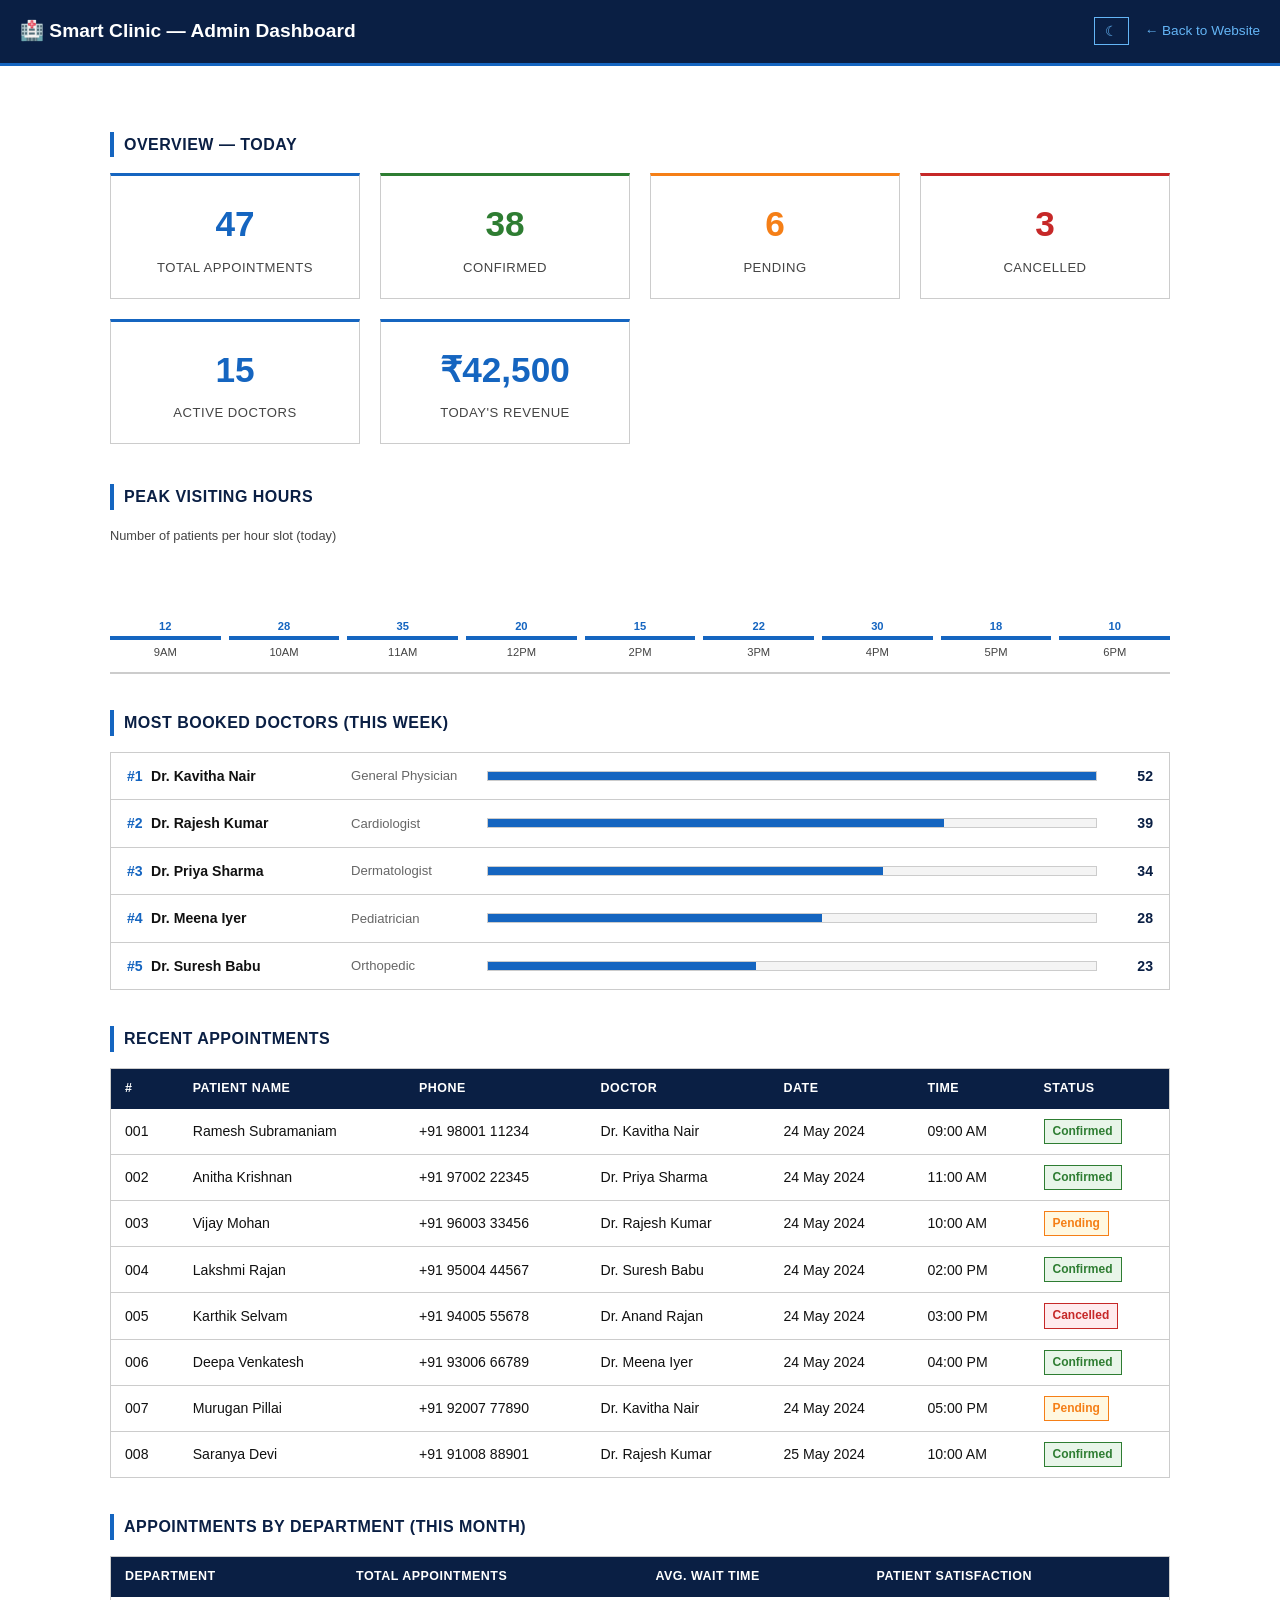
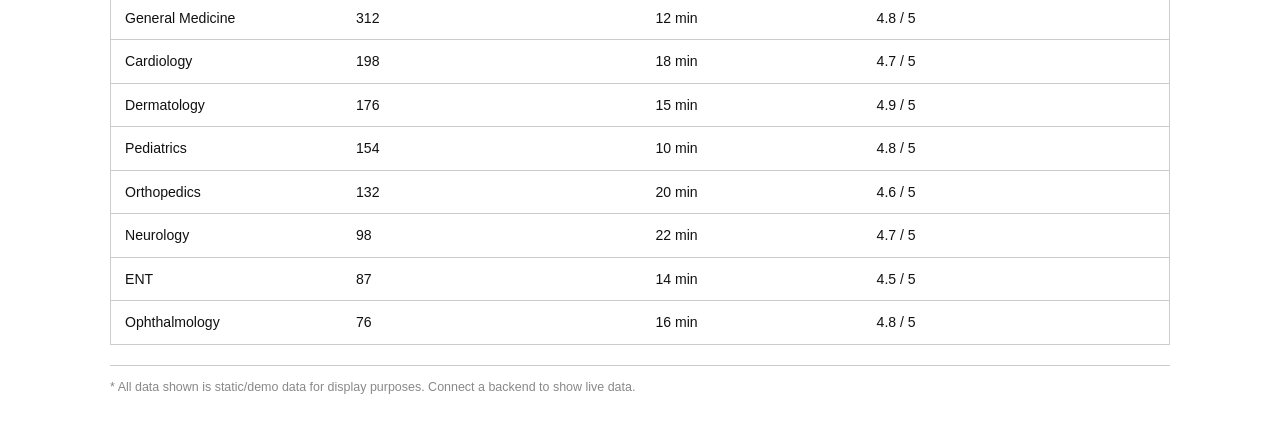
<file: smart-clinic/pages/admin.html>
<!DOCTYPE html>
<html lang="en">
<head>
  <meta charset="UTF-8" />
  <meta name="viewport" content="width=device-width, initial-scale=1.0" />
  <title>Admin Dashboard - Smart Clinic</title>
  <link rel="stylesheet" href="../css/style.css" />
  <style>
    /* Admin-specific styles */
    .admin-header {
      background-color: var(--navy);
      color: #fff;
      padding: 16px 20px;
      display: flex;
      align-items: center;
      justify-content: space-between;
      border-bottom: 3px solid var(--accent);
    }
    .admin-header h1 {
      font-size: 1.2rem;
      font-weight: 700;
    }
    .admin-header a {
      color: #64b5f6;
      font-size: 0.85rem;
      text-decoration: none;
    }
    .admin-header a:hover { color: #fff; }

    .admin-body {
      max-width: 1100px;
      margin: 0 auto;
      padding: 30px 20px;
    }

    .admin-section-title {
      font-size: 1rem;
      font-weight: 700;
      color: var(--navy);
      text-transform: uppercase;
      letter-spacing: 0.5px;
      border-left: 4px solid var(--accent);
      padding-left: 10px;
      margin-bottom: 16px;
      margin-top: 36px;
    }

    .chart-label {
      font-size: 0.8rem;
      color: var(--dark-grey);
      margin-bottom: 8px;
    }

    .doctor-rank-list {
      border: 1px solid var(--mid-grey);
    }

    .doctor-rank-item {
      display: flex;
      align-items: center;
      justify-content: space-between;
      padding: 12px 16px;
      border-bottom: 1px solid var(--mid-grey);
      font-size: 0.88rem;
    }

    .doctor-rank-item:last-child { border-bottom: none; }

    .rank-num {
      font-weight: 700;
      color: var(--accent);
      min-width: 24px;
    }

    .rank-bar-wrap {
      flex: 1;
      margin: 0 16px;
      background-color: var(--light-grey);
      height: 10px;
      border: 1px solid var(--mid-grey);
    }

    .rank-bar {
      height: 100%;
      background-color: var(--accent);
    }

    .rank-count {
      font-weight: 700;
      color: var(--navy);
      min-width: 40px;
      text-align: right;
    }
  </style>
</head>
<body>

<!-- Loading Overlay -->
<div id="loading-overlay">
  <div class="spinner"></div>
</div>

<!-- Toast -->
<div id="toast"></div>

<!-- Admin Header -->
<div class="admin-header">
  <h1>🏥 Smart Clinic — Admin Dashboard</h1>
  <div style="display:flex;gap:16px;align-items:center;">
    <button id="dark-toggle" style="background:transparent;border:1px solid #64b5f6;color:#64b5f6;padding:5px 10px;cursor:pointer;font-family:Arial,sans-serif;">☾</button>
    <a href="../index.html">← Back to Website</a>
  </div>
</div>

<div class="admin-body">

  <!-- KPI Cards -->
  <div class="admin-section-title">Overview — Today</div>
  <div class="admin-grid">
    <div class="admin-card">
      <div class="admin-num">47</div>
      <div class="admin-label">Total Appointments</div>
    </div>
    <div class="admin-card" style="border-top-color:#2e7d32;">
      <div class="admin-num" style="color:#2e7d32;">38</div>
      <div class="admin-label">Confirmed</div>
    </div>
    <div class="admin-card" style="border-top-color:#f57f17;">
      <div class="admin-num" style="color:#f57f17;">6</div>
      <div class="admin-label">Pending</div>
    </div>
    <div class="admin-card" style="border-top-color:#c62828;">
      <div class="admin-num" style="color:#c62828;">3</div>
      <div class="admin-label">Cancelled</div>
    </div>
    <div class="admin-card">
      <div class="admin-num">15</div>
      <div class="admin-label">Active Doctors</div>
    </div>
    <div class="admin-card">
      <div class="admin-num">₹42,500</div>
      <div class="admin-label">Today's Revenue</div>
    </div>
  </div>

  <!-- Peak Visiting Time Chart -->
  <div class="admin-section-title">Peak Visiting Hours</div>
  <div class="chart-label">Number of patients per hour slot (today)</div>
  <div id="peak-chart"></div>

  <!-- Popular Doctors -->
  <div class="admin-section-title">Most Booked Doctors (This Week)</div>
  <div class="doctor-rank-list">
    <div class="doctor-rank-item">
      <span class="rank-num">#1</span>
      <span style="flex:0 0 200px;font-weight:600;">Dr. Kavitha Nair</span>
      <span style="color:#666;font-size:0.82rem;flex:0 0 120px;">General Physician</span>
      <div class="rank-bar-wrap"><div class="rank-bar" style="width:100%;"></div></div>
      <span class="rank-count">52</span>
    </div>
    <div class="doctor-rank-item">
      <span class="rank-num">#2</span>
      <span style="flex:0 0 200px;font-weight:600;">Dr. Rajesh Kumar</span>
      <span style="color:#666;font-size:0.82rem;flex:0 0 120px;">Cardiologist</span>
      <div class="rank-bar-wrap"><div class="rank-bar" style="width:75%;"></div></div>
      <span class="rank-count">39</span>
    </div>
    <div class="doctor-rank-item">
      <span class="rank-num">#3</span>
      <span style="flex:0 0 200px;font-weight:600;">Dr. Priya Sharma</span>
      <span style="color:#666;font-size:0.82rem;flex:0 0 120px;">Dermatologist</span>
      <div class="rank-bar-wrap"><div class="rank-bar" style="width:65%;"></div></div>
      <span class="rank-count">34</span>
    </div>
    <div class="doctor-rank-item">
      <span class="rank-num">#4</span>
      <span style="flex:0 0 200px;font-weight:600;">Dr. Meena Iyer</span>
      <span style="color:#666;font-size:0.82rem;flex:0 0 120px;">Pediatrician</span>
      <div class="rank-bar-wrap"><div class="rank-bar" style="width:55%;"></div></div>
      <span class="rank-count">28</span>
    </div>
    <div class="doctor-rank-item">
      <span class="rank-num">#5</span>
      <span style="flex:0 0 200px;font-weight:600;">Dr. Suresh Babu</span>
      <span style="color:#666;font-size:0.82rem;flex:0 0 120px;">Orthopedic</span>
      <div class="rank-bar-wrap"><div class="rank-bar" style="width:44%;"></div></div>
      <span class="rank-count">23</span>
    </div>
  </div>

  <!-- Recent Appointments Table -->
  <div class="admin-section-title">Recent Appointments</div>
  <div class="admin-table-wrap">
    <table class="admin-table">
      <thead>
        <tr>
          <th>#</th>
          <th>Patient Name</th>
          <th>Phone</th>
          <th>Doctor</th>
          <th>Date</th>
          <th>Time</th>
          <th>Status</th>
        </tr>
      </thead>
      <tbody>
        <tr>
          <td>001</td>
          <td>Ramesh Subramaniam</td>
          <td>+91 98001 11234</td>
          <td>Dr. Kavitha Nair</td>
          <td>24 May 2024</td>
          <td>09:00 AM</td>
          <td><span class="status-badge confirmed">Confirmed</span></td>
        </tr>
        <tr>
          <td>002</td>
          <td>Anitha Krishnan</td>
          <td>+91 97002 22345</td>
          <td>Dr. Priya Sharma</td>
          <td>24 May 2024</td>
          <td>11:00 AM</td>
          <td><span class="status-badge confirmed">Confirmed</span></td>
        </tr>
        <tr>
          <td>003</td>
          <td>Vijay Mohan</td>
          <td>+91 96003 33456</td>
          <td>Dr. Rajesh Kumar</td>
          <td>24 May 2024</td>
          <td>10:00 AM</td>
          <td><span class="status-badge pending">Pending</span></td>
        </tr>
        <tr>
          <td>004</td>
          <td>Lakshmi Rajan</td>
          <td>+91 95004 44567</td>
          <td>Dr. Suresh Babu</td>
          <td>24 May 2024</td>
          <td>02:00 PM</td>
          <td><span class="status-badge confirmed">Confirmed</span></td>
        </tr>
        <tr>
          <td>005</td>
          <td>Karthik Selvam</td>
          <td>+91 94005 55678</td>
          <td>Dr. Anand Rajan</td>
          <td>24 May 2024</td>
          <td>03:00 PM</td>
          <td><span class="status-badge cancelled">Cancelled</span></td>
        </tr>
        <tr>
          <td>006</td>
          <td>Deepa Venkatesh</td>
          <td>+91 93006 66789</td>
          <td>Dr. Meena Iyer</td>
          <td>24 May 2024</td>
          <td>04:00 PM</td>
          <td><span class="status-badge confirmed">Confirmed</span></td>
        </tr>
        <tr>
          <td>007</td>
          <td>Murugan Pillai</td>
          <td>+91 92007 77890</td>
          <td>Dr. Kavitha Nair</td>
          <td>24 May 2024</td>
          <td>05:00 PM</td>
          <td><span class="status-badge pending">Pending</span></td>
        </tr>
        <tr>
          <td>008</td>
          <td>Saranya Devi</td>
          <td>+91 91008 88901</td>
          <td>Dr. Rajesh Kumar</td>
          <td>25 May 2024</td>
          <td>10:00 AM</td>
          <td><span class="status-badge confirmed">Confirmed</span></td>
        </tr>
      </tbody>
    </table>
  </div>

  <!-- Department Stats -->
  <div class="admin-section-title">Appointments by Department (This Month)</div>
  <div class="admin-table-wrap">
    <table class="admin-table">
      <thead>
        <tr>
          <th>Department</th>
          <th>Total Appointments</th>
          <th>Avg. Wait Time</th>
          <th>Patient Satisfaction</th>
        </tr>
      </thead>
      <tbody>
        <tr><td>General Medicine</td><td>312</td><td>12 min</td><td>4.8 / 5</td></tr>
        <tr><td>Cardiology</td><td>198</td><td>18 min</td><td>4.7 / 5</td></tr>
        <tr><td>Dermatology</td><td>176</td><td>15 min</td><td>4.9 / 5</td></tr>
        <tr><td>Pediatrics</td><td>154</td><td>10 min</td><td>4.8 / 5</td></tr>
        <tr><td>Orthopedics</td><td>132</td><td>20 min</td><td>4.6 / 5</td></tr>
        <tr><td>Neurology</td><td>98</td><td>22 min</td><td>4.7 / 5</td></tr>
        <tr><td>ENT</td><td>87</td><td>14 min</td><td>4.5 / 5</td></tr>
        <tr><td>Ophthalmology</td><td>76</td><td>16 min</td><td>4.8 / 5</td></tr>
      </tbody>
    </table>
  </div>

  <p style="font-size:0.78rem;color:#888;margin-top:20px;padding-top:12px;border-top:1px solid #ccc;">
    * All data shown is static/demo data for display purposes. Connect a backend to show live data.
  </p>

</div><!-- end admin-body -->

<script src="../js/main.js"></script>
</body>
</html>
</file>
<file: css/style.css>
/* ================================================================
   Sakthi MultiCare Clinic - Stylesheet
   Colors: White #FFFFFF | Dark Blue #1F3A5F | Light Blue #4A90E2
           Light Grey #F5F5F5 | Text #222222 | Border #CCCCCC
   Design: No border-radius, no shadows, no gradients
   Font: Arial, Helvetica
================================================================ */

/* ---------- Reset ---------- */
*, *::before, *::after {
  box-sizing: border-box;
  margin: 0;
  padding: 0;
}

html {
  scroll-behavior: smooth;
}

body {
  font-family: Arial, Helvetica, sans-serif;
  background-color: #ffffff;
  color: #222222;
  font-size: 15px;
  line-height: 1.65;
}

a {
  text-decoration: none;
  color: inherit;
}

ul {
  list-style: none;
}

img {
  max-width: 100%;
  display: block;
}

/* ---------- Utility ---------- */
.container {
  max-width: 1080px;
  margin: 0 auto;
  padding: 0 24px;
}

.section-title {
  font-size: 1.55rem;
  font-weight: 700;
  color: #1F3A5F;
  margin-bottom: 10px;
  letter-spacing: 0.3px;
}

.section-underline {
  width: 48px;
  height: 3px;
  background-color: #4A90E2;
  margin-bottom: 28px;
}

section {
  padding: 56px 0;
}

section.grey-bg {
  background-color: #F5F5F5;
}

/* ---------- Buttons ---------- */
.btn {
  display: inline-block;
  padding: 11px 26px;
  background-color: #1F3A5F;
  color: #ffffff;
  font-size: 0.92rem;
  font-weight: 700;
  font-family: Arial, Helvetica, sans-serif;
  border: 2px solid #1F3A5F;
  cursor: pointer;
  letter-spacing: 0.4px;
  transition: background-color 0.18s;
}

.btn:hover {
  background-color: #162d4a;
  border-color: #162d4a;
}

.btn-outline {
  background-color: #ffffff;
  color: #1F3A5F;
  border: 2px solid #1F3A5F;
}

.btn-outline:hover {
  background-color: #1F3A5F;
  color: #ffffff;
}

/* ================================================================
   HEADER / NAVBAR
================================================================ */
#header {
  background-color: #ffffff;
  border-bottom: 2px solid #1F3A5F;
  position: sticky;
  top: 0;
  z-index: 500;
}

.header-inner {
  display: flex;
  align-items: center;
  justify-content: space-between;
  padding: 14px 24px;
  max-width: 1080px;
  margin: 0 auto;
}

/* Logo */
.logo {
  display: flex;
  align-items: center;
}

.logo-img {
  height: 58px;
  width: auto;
  display: block;
}

/* Legacy text logo classes kept for fallback */
.logo-cross {
  font-size: 2rem;
  font-weight: 900;
  color: #4A90E2;
  line-height: 1;
  margin-top: 2px;
}

.logo-text {
  display: flex;
  flex-direction: column;
}

.logo-name {
  font-size: 1.15rem;
  font-weight: 700;
  color: #1F3A5F;
  letter-spacing: 0.3px;
  line-height: 1.2;
}

.logo-tagline {
  font-size: 0.75rem;
  color: #4A90E2;
  font-style: italic;
  margin-top: 2px;
}

/* Nav links */
.nav-menu {
  display: flex;
  gap: 4px;
  align-items: center;
}

.nav-menu a {
  padding: 7px 14px;
  font-size: 0.88rem;
  font-weight: 600;
  color: #1F3A5F;
  border: 1px solid transparent;
  text-transform: uppercase;
  letter-spacing: 0.4px;
  transition: border-color 0.15s, color 0.15s;
}

.nav-menu a:hover,
.nav-menu a.active {
  border-color: #1F3A5F;
  color: #1F3A5F;
}

/* Hamburger */
.hamburger {
  display: none;
  flex-direction: column;
  gap: 5px;
  background: none;
  border: none;
  cursor: pointer;
  padding: 4px;
}

.hamburger span {
  display: block;
  width: 22px;
  height: 2px;
  background-color: #1F3A5F;
}

/* ================================================================
   HERO SECTION
================================================================ */
#hero {
  background-color: #1F3A5F;
  color: #ffffff;
  padding: 72px 24px;
  border-bottom: 4px solid #4A90E2;
}

.hero-inner {
  max-width: 1080px;
  margin: 0 auto;
  display: grid;
  grid-template-columns: 1fr 1fr;
  gap: 48px;
  align-items: center;
}

.hero-left h1 {
  font-size: 2rem;
  font-weight: 700;
  line-height: 1.3;
  margin-bottom: 16px;
  color: #ffffff;
}

.hero-left h1 span {
  color: #4A90E2;
}

.hero-left p {
  font-size: 0.97rem;
  color: #c8d8ec;
  margin-bottom: 28px;
  max-width: 440px;
}

.hero-left .btn {
  background-color: #4A90E2;
  border-color: #4A90E2;
  color: #ffffff;
}

.hero-left .btn:hover {
  background-color: #357abd;
  border-color: #357abd;
}

/* Hero right — info boxes */
.hero-right {
  display: grid;
  grid-template-columns: 1fr 1fr;
  gap: 14px;
}

.hero-info-box {
  background-color: #162d4a;
  border: 1px solid #2a4a6e;
  padding: 18px 16px;
  text-align: center;
}

.hero-info-box .info-num {
  font-size: 1.8rem;
  font-weight: 700;
  color: #4A90E2;
}

.hero-info-box .info-label {
  font-size: 0.78rem;
  color: #9ab3cc;
  text-transform: uppercase;
  letter-spacing: 0.5px;
  margin-top: 4px;
}

/* ================================================================
   ABOUT SECTION
================================================================ */
.about-inner {
  display: grid;
  grid-template-columns: 1fr 1fr;
  gap: 48px;
  align-items: start;
}

.about-text p {
  font-size: 0.94rem;
  color: #444444;
  margin-bottom: 14px;
}

.about-highlights {
  margin-top: 20px;
  border-top: 1px solid #CCCCCC;
  padding-top: 20px;
}

.highlight-item {
  display: flex;
  align-items: flex-start;
  gap: 12px;
  padding: 12px 0;
  border-bottom: 1px solid #CCCCCC;
}

.highlight-item:last-child {
  border-bottom: none;
}

.hi-icon {
  font-size: 1.3rem;
  min-width: 28px;
  color: #4A90E2;
}

.hi-text h4 {
  font-size: 0.9rem;
  font-weight: 700;
  color: #1F3A5F;
  margin-bottom: 2px;
}

.hi-text p {
  font-size: 0.83rem;
  color: #555555;
  margin: 0;
}

.about-image-block {
  border: 1px solid #CCCCCC;
  overflow: hidden;
  background-color: #e8f4fd;
}

.hospital-img {
  width: 100%;
  height: auto;
  display: block;
}

/* New: hero photo with logo overlay (uses images/hospital.jpg) */
.hero-photo {
  width: 100%;
  height: 260px;
  background-size: cover;
  background-position: center;
  position: relative;
  display: block;
}

.overlay-logo {
  position: absolute;
  top: 12px;
  left: 12px;
  width: 110px;
  height: auto;
  background: rgba(255,255,255,0.9);
  padding: 6px;
  border-radius: 6px;
  box-shadow: 0 2px 6px rgba(0,0,0,0.12);
}

.overlay-logo { z-index: 3; }

.hospital-img-fallback {
  display: none;
}

.hospital-img-caption {
  background-color: #1F3A5F;
  color: #ffffff;
  font-size: 0.82rem;
  font-weight: 600;
  padding: 8px 14px;
  text-align: center;
  letter-spacing: 0.5px;
  border-top: 2px solid #4A90E2;
}

/* ================================================================
   SERVICES SECTION
================================================================ */
.services-grid {
  display: grid;
  grid-template-columns: repeat(auto-fill, minmax(190px, 1fr));
  gap: 18px;
}

.service-box {
  background-color: #ffffff;
  border: 1px solid #CCCCCC;
  border-top: 3px solid #4A90E2;
  padding: 22px 18px;
  transition: border-top-color 0.15s;
}

.service-box:hover {
  border-top-color: #1F3A5F;
}

.service-box .svc-icon {
  font-size: 1.8rem;
  margin-bottom: 10px;
}

.service-box h3 {
  font-size: 0.95rem;
  font-weight: 700;
  color: #1F3A5F;
  margin-bottom: 6px;
}

.service-box p {
  font-size: 0.82rem;
  color: #555555;
}

/* ================================================================
   DOCTORS SECTION
================================================================ */
.doctors-grid {
  display: grid;
  grid-template-columns: repeat(auto-fill, minmax(190px, 1fr));
  gap: 18px;
}

.doctor-card {
  background-color: #ffffff;
  border: 1px solid #CCCCCC;
  overflow: hidden;
  transition: border-color 0.15s;
}

.doctor-card:hover {
  border-color: #4A90E2;
}

.doctor-avatar {
  background-color: #F5F5F5;
  border-bottom: 1px solid #CCCCCC;
  height: 130px;
  display: flex;
  align-items: center;
  justify-content: center;
  font-size: 3.2rem;
}

.doctor-details {
  padding: 14px 16px;
}

.doctor-details h3 {
  font-size: 0.92rem;
  font-weight: 700;
  color: #1F3A5F;
  margin-bottom: 4px;
}

.doctor-details .spec {
  font-size: 0.8rem;
  color: #4A90E2;
  font-weight: 600;
  text-transform: uppercase;
  letter-spacing: 0.4px;
  margin-bottom: 8px;
}

.doctor-details .avail {
  font-size: 0.78rem;
  color: #555555;
  border-top: 1px solid #CCCCCC;
  padding-top: 8px;
}

.avail-dot {
  display: inline-block;
  width: 8px;
  height: 8px;
  background-color: #2e7d32;
  margin-right: 5px;
}

/* ================================================================
   APPOINTMENT CTA SECTION
================================================================ */
#appt-cta {
  background-color: #1F3A5F;
  color: #ffffff;
  padding: 52px 24px;
  text-align: center;
  border-top: 4px solid #4A90E2;
  border-bottom: 4px solid #4A90E2;
}

#appt-cta h2 {
  font-size: 1.6rem;
  font-weight: 700;
  margin-bottom: 10px;
}

#appt-cta p {
  font-size: 0.94rem;
  color: #c8d8ec;
  margin-bottom: 24px;
}

#appt-cta .btn {
  background-color: #4A90E2;
  border-color: #4A90E2;
  font-size: 1rem;
  padding: 13px 32px;
}

#appt-cta .btn:hover {
  background-color: #357abd;
  border-color: #357abd;
}

/* ================================================================
   SYMPTOM CHECKER SECTION
================================================================ */
#symptom-checker {
  background-color: #F5F5F5;
  padding: 56px 0;
}

.symptom-form-wrap {
  max-width: 680px;
}

.symptom-form-wrap p {
  font-size: 0.9rem;
  color: #555555;
  margin-bottom: 20px;
}

.symptom-checkboxes {
  display: grid;
  grid-template-columns: 1fr 1fr;
  gap: 10px;
  margin-bottom: 20px;
}

.symptom-checkboxes label {
  display: flex;
  align-items: center;
  gap: 9px;
  font-size: 0.9rem;
  color: #222222;
  cursor: pointer;
  padding: 9px 12px;
  border: 1px solid #CCCCCC;
  background-color: #ffffff;
  transition: border-color 0.15s;
}

.symptom-checkboxes label:hover {
  border-color: #4A90E2;
}

.symptom-checkboxes input[type="checkbox"] {
  width: 15px;
  height: 15px;
  cursor: pointer;
  accent-color: #1F3A5F;
}

#symptom-result-box {
  border: 1px solid #CCCCCC;
  background-color: #ffffff;
  padding: 16px 18px;
  font-size: 0.92rem;
  color: #222222;
  min-height: 56px;
  margin-top: 16px;
  display: none;
}

#symptom-result-box.visible {
  display: block;
}

#symptom-result-box strong {
  color: #1F3A5F;
}

/* ================================================================
   CONTACT SECTION
================================================================ */
.contact-grid {
  display: grid;
  grid-template-columns: 1fr 1fr;
  gap: 40px;
}

.contact-details h3 {
  font-size: 1rem;
  font-weight: 700;
  color: #1F3A5F;
  text-transform: uppercase;
  letter-spacing: 0.4px;
  margin-bottom: 20px;
  border-bottom: 2px solid #4A90E2;
  padding-bottom: 8px;
}

.contact-row {
  display: flex;
  align-items: flex-start;
  gap: 12px;
  padding: 12px 0;
  border-bottom: 1px solid #CCCCCC;
  font-size: 0.9rem;
}

.contact-row:last-of-type {
  border-bottom: none;
}

.c-icon {
  font-size: 1.2rem;
  min-width: 26px;
  color: #4A90E2;
}

.c-label {
  font-size: 0.75rem;
  font-weight: 700;
  color: #4A90E2;
  text-transform: uppercase;
  letter-spacing: 0.4px;
  margin-bottom: 2px;
}

.c-value a {
  color: #222222;
  transition: color 0.15s;
}

.c-value a:hover {
  color: #4A90E2;
}

/* Contact form */
.contact-form-wrap h3 {
  font-size: 1rem;
  font-weight: 700;
  color: #1F3A5F;
  text-transform: uppercase;
  letter-spacing: 0.4px;
  margin-bottom: 20px;
  border-bottom: 2px solid #4A90E2;
  padding-bottom: 8px;
}

.form-row {
  margin-bottom: 14px;
}

.form-row label {
  display: block;
  font-size: 0.82rem;
  font-weight: 700;
  color: #1F3A5F;
  text-transform: uppercase;
  letter-spacing: 0.3px;
  margin-bottom: 5px;
}

.form-row input,
.form-row select,
.form-row textarea {
  width: 100%;
  padding: 9px 11px;
  border: 1px solid #CCCCCC;
  background-color: #ffffff;
  color: #222222;
  font-family: Arial, Helvetica, sans-serif;
  font-size: 0.9rem;
  outline: none;
  transition: border-color 0.15s;
}

.form-row input:focus,
.form-row select:focus,
.form-row textarea:focus {
  border-color: #4A90E2;
}

.form-row textarea {
  resize: vertical;
  min-height: 80px;
}

/* Map */
.map-block {
  margin-top: 20px;
  border: 1px solid #CCCCCC;
}

.map-block iframe {
  width: 100%;
  height: 220px;
  display: block;
  border: none;
}

.map-caption {
  background-color: #F5F5F5;
  border-top: 1px solid #CCCCCC;
  padding: 10px 14px;
  font-size: 0.82rem;
  color: #555555;
}

/* ================================================================
   CHAT ASSISTANT WIDGET
================================================================ */
#chat-widget {
  position: fixed;
  bottom: 0;
  right: 24px;
  width: 290px;
  background-color: #ffffff;
  border: 1px solid #CCCCCC;
  border-bottom: none;
  z-index: 600;
  display: flex;
  flex-direction: column;
}

.chat-header {
  background-color: #1F3A5F;
  color: #ffffff;
  padding: 10px 14px;
  font-size: 0.88rem;
  font-weight: 700;
  display: flex;
  justify-content: space-between;
  align-items: center;
  cursor: pointer;
  user-select: none;
}

.chat-toggle-btn {
  background: none;
  border: none;
  color: #ffffff;
  font-size: 1rem;
  cursor: pointer;
  line-height: 1;
  padding: 0;
  font-family: Arial, Helvetica, sans-serif;
}

.chat-body {
  display: none;
  flex-direction: column;
}

.chat-body.open {
  display: flex;
}

.chat-messages {
  height: 200px;
  overflow-y: auto;
  padding: 10px 12px;
  background-color: #F5F5F5;
  border-top: 1px solid #CCCCCC;
  display: flex;
  flex-direction: column;
  gap: 7px;
}

.chat-msg {
  padding: 7px 10px;
  font-size: 0.82rem;
  line-height: 1.45;
  max-width: 88%;
  border: 1px solid #CCCCCC;
}

.chat-msg.bot {
  background-color: #ffffff;
  color: #222222;
  align-self: flex-start;
}

.chat-msg.user {
  background-color: #1F3A5F;
  color: #ffffff;
  border-color: #1F3A5F;
  align-self: flex-end;
}

.chat-input-row {
  display: flex;
  border-top: 1px solid #CCCCCC;
}

.chat-input-row input {
  flex: 1;
  padding: 9px 11px;
  border: none;
  font-family: Arial, Helvetica, sans-serif;
  font-size: 0.83rem;
  color: #222222;
  background-color: #ffffff;
  outline: none;
  border-right: 1px solid #CCCCCC;
}

.chat-input-row button {
  background-color: #1F3A5F;
  color: #ffffff;
  border: none;
  padding: 9px 14px;
  font-size: 0.82rem;
  font-weight: 700;
  font-family: Arial, Helvetica, sans-serif;
  cursor: pointer;
  transition: background-color 0.15s;
}

.chat-input-row button:hover {
  background-color: #162d4a;
}

/* ================================================================
   FOOTER
================================================================ */
#footer {
  background-color: #1F3A5F;
  color: #c8d8ec;
  padding: 40px 24px 20px;
  border-top: 3px solid #4A90E2;
}

.footer-inner {
  max-width: 1080px;
  margin: 0 auto;
  display: grid;
  grid-template-columns: 2fr 1fr 1fr;
  gap: 36px;
  margin-bottom: 28px;
}

.footer-col h4 {
  color: #ffffff;
  font-size: 0.9rem;
  font-weight: 700;
  text-transform: uppercase;
  letter-spacing: 0.5px;
  margin-bottom: 14px;
  border-bottom: 1px solid #2a4a6e;
  padding-bottom: 8px;
}

.footer-col p {
  font-size: 0.84rem;
  color: #9ab3cc;
  margin-bottom: 6px;
}

.footer-col a {
  display: block;
  font-size: 0.84rem;
  color: #9ab3cc;
  margin-bottom: 6px;
  transition: color 0.15s;
}

.footer-col a:hover {
  color: #4A90E2;
}

.footer-logo-name {
  font-size: 1.05rem;
  font-weight: 700;
  color: #ffffff;
  margin-bottom: 4px;
}

.footer-tagline {
  font-size: 0.8rem;
  color: #4A90E2;
  font-style: italic;
  margin-bottom: 12px;
}

.footer-bottom {
  max-width: 1080px;
  margin: 0 auto;
  border-top: 1px solid #2a4a6e;
  padding-top: 16px;
  display: flex;
  justify-content: space-between;
  font-size: 0.78rem;
  color: #6a8aaa;
  flex-wrap: wrap;
  gap: 6px;
}

/* ================================================================
   TOAST NOTIFICATION
================================================================ */
#toast {
  position: fixed;
  bottom: 24px;
  left: 50%;
  transform: translateX(-50%);
  background-color: #1F3A5F;
  color: #ffffff;
  padding: 11px 22px;
  font-size: 0.88rem;
  border-left: 4px solid #4A90E2;
  z-index: 9000;
  display: none;
}

#toast.show {
  display: block;
}

/* ================================================================
   RESPONSIVE
================================================================ */
@media (max-width: 768px) {
  .nav-menu {
    display: none;
    flex-direction: column;
    position: absolute;
    top: 100%;
    left: 0;
    right: 0;
    background-color: #ffffff;
    border-top: 1px solid #CCCCCC;
    border-bottom: 2px solid #1F3A5F;
    padding: 8px 0;
    z-index: 400;
  }

  .nav-menu.open {
    display: flex;
  }

  .nav-menu a {
    padding: 10px 24px;
    border: none;
    border-bottom: 1px solid #CCCCCC;
  }

  #header {
    position: sticky;
  }

  .header-inner {
    flex-wrap: wrap;
    position: relative;
  }

  .hamburger {
    display: flex;
  }

  .hero-inner {
    grid-template-columns: 1fr;
  }

  .hero-left h1 {
    font-size: 1.5rem;
  }

  .hero-right {
    grid-template-columns: 1fr 1fr;
  }

  .about-inner,
  .contact-grid {
    grid-template-columns: 1fr;
  }

  .footer-inner {
    grid-template-columns: 1fr 1fr;
  }

  .symptom-checkboxes {
    grid-template-columns: 1fr;
  }

  #chat-widget {
    right: 12px;
    width: calc(100vw - 24px);
  }
}

@media (max-width: 480px) {
  .hero-right {
    grid-template-columns: 1fr 1fr;
  }

  .footer-inner {
    grid-template-columns: 1fr;
  }

  .section-title {
    font-size: 1.3rem;
  }
}
</file>
<file: smart-clinic/css/style.css>
/* ============================================================
   Smart Clinic Website - Main Stylesheet
   Color Scheme: White, Navy Blue, Light Grey, Black
   Font: Arial / Helvetica (system fonts)
   Design: Sharp edges, no border-radius, no box-shadow
   ============================================================ */

/* ---------- CSS Variables ---------- */
:root {
  --navy: #0a1f44;
  --blue: #1a3a6b;
  --accent: #1565c0;
  --light-grey: #f4f4f4;
  --mid-grey: #cccccc;
  --dark-grey: #444444;
  --white: #ffffff;
  --black: #111111;
  --green: #2e7d32;
  --red: #c62828;
  --font: Arial, Helvetica, sans-serif;
}

/* ---------- Dark Mode Variables ---------- */
body.dark-mode {
  --navy: #e0e0e0;
  --blue: #90caf9;
  --accent: #64b5f6;
  --light-grey: #1e1e1e;
  --mid-grey: #444444;
  --dark-grey: #bbbbbb;
  --white: #121212;
  --black: #f0f0f0;
}

/* ---------- Reset & Base ---------- */
*, *::before, *::after {
  box-sizing: border-box;
  margin: 0;
  padding: 0;
}

html {
  scroll-behavior: smooth;
}

body {
  font-family: var(--font);
  background-color: var(--white);
  color: var(--black);
  font-size: 15px;
  line-height: 1.6;
  transition: background-color 0.3s, color 0.3s;
}

a {
  text-decoration: none;
  color: inherit;
}

ul {
  list-style: none;
}

img {
  max-width: 100%;
  display: block;
}

/* ---------- Utility ---------- */
.container {
  max-width: 1100px;
  margin: 0 auto;
  padding: 0 20px;
}

.section-title {
  font-size: 1.6rem;
  color: var(--navy);
  border-left: 4px solid var(--accent);
  padding-left: 12px;
  margin-bottom: 30px;
  font-weight: 700;
}

.btn {
  display: inline-block;
  padding: 10px 24px;
  background-color: var(--accent);
  color: #fff;
  font-size: 0.95rem;
  font-weight: 600;
  border: 2px solid var(--accent);
  cursor: pointer;
  font-family: var(--font);
  transition: background-color 0.2s, color 0.2s;
}

.btn:hover {
  background-color: var(--navy);
  border-color: var(--navy);
  color: #fff;
}

.btn-outline {
  background-color: transparent;
  color: var(--accent);
  border: 2px solid var(--accent);
}

.btn-outline:hover {
  background-color: var(--accent);
  color: #fff;
}

section {
  padding: 60px 0;
}

section:nth-child(even) {
  background-color: var(--light-grey);
}

/* ---------- Loading Spinner ---------- */
#loading-overlay {
  position: fixed;
  inset: 0;
  background: var(--white);
  display: flex;
  align-items: center;
  justify-content: center;
  z-index: 9999;
}

.spinner {
  width: 48px;
  height: 48px;
  border: 5px solid var(--mid-grey);
  border-top-color: var(--accent);
  animation: spin 0.8s linear infinite;
}

@keyframes spin {
  to { transform: rotate(360deg); }
}

/* ---------- Navbar ---------- */
#navbar {
  position: sticky;
  top: 0;
  z-index: 1000;
  background-color: var(--navy);
  border-bottom: 3px solid var(--accent);
}

.nav-inner {
  display: flex;
  align-items: center;
  justify-content: space-between;
  padding: 14px 20px;
  max-width: 1100px;
  margin: 0 auto;
}

.nav-logo {
  font-size: 1.3rem;
  font-weight: 700;
  color: #fff;
  letter-spacing: 1px;
}

.nav-logo span {
  color: #64b5f6;
}

.nav-links {
  display: flex;
  gap: 6px;
  align-items: center;
}

.nav-links a {
  color: #ccc;
  padding: 6px 12px;
  font-size: 0.88rem;
  font-weight: 600;
  text-transform: uppercase;
  letter-spacing: 0.5px;
  border: 1px solid transparent;
  transition: color 0.2s, border-color 0.2s;
}

.nav-links a:hover,
.nav-links a.active {
  color: #fff;
  border-color: #64b5f6;
}

.nav-controls {
  display: flex;
  align-items: center;
  gap: 10px;
}

/* Language toggle */
#lang-toggle {
  background: transparent;
  border: 1px solid #64b5f6;
  color: #64b5f6;
  padding: 5px 10px;
  font-size: 0.8rem;
  cursor: pointer;
  font-family: var(--font);
  font-weight: 600;
}

#lang-toggle:hover {
  background: #64b5f6;
  color: var(--navy);
}

/* Dark mode toggle */
#dark-toggle {
  background: transparent;
  border: 1px solid #64b5f6;
  color: #64b5f6;
  padding: 5px 10px;
  font-size: 0.85rem;
  cursor: pointer;
  font-family: var(--font);
}

#dark-toggle:hover {
  background: #64b5f6;
  color: var(--navy);
}

/* Hamburger */
.hamburger {
  display: none;
  flex-direction: column;
  gap: 5px;
  cursor: pointer;
  background: none;
  border: none;
  padding: 4px;
}

.hamburger span {
  display: block;
  width: 24px;
  height: 2px;
  background: #fff;
}

/* ---------- Hero Section ---------- */
#hero {
  background-color: var(--navy);
  color: #fff;
  padding: 80px 20px;
  border-bottom: 4px solid var(--accent);
}

.hero-inner {
  max-width: 1100px;
  margin: 0 auto;
  display: grid;
  grid-template-columns: 1fr 1fr;
  gap: 40px;
  align-items: center;
}

.hero-text h1 {
  font-size: 2.2rem;
  line-height: 1.3;
  margin-bottom: 16px;
  font-weight: 700;
}

.hero-text h1 span {
  color: #64b5f6;
}

.hero-text p {
  font-size: 1rem;
  color: #ccc;
  margin-bottom: 28px;
  max-width: 480px;
}

.hero-buttons {
  display: flex;
  gap: 14px;
  flex-wrap: wrap;
}

.hero-stats {
  display: grid;
  grid-template-columns: 1fr 1fr;
  gap: 16px;
}

.stat-box {
  background-color: var(--blue);
  border: 1px solid #2a4a8a;
  padding: 20px;
  text-align: center;
}

.stat-box .stat-num {
  font-size: 2rem;
  font-weight: 700;
  color: #64b5f6;
}

.stat-box .stat-label {
  font-size: 0.82rem;
  color: #aaa;
  margin-top: 4px;
  text-transform: uppercase;
  letter-spacing: 0.5px;
}

/* ---------- Services Section ---------- */
.services-grid {
  display: grid;
  grid-template-columns: repeat(auto-fill, minmax(220px, 1fr));
  gap: 20px;
}

.service-card {
  background-color: var(--white);
  border: 1px solid var(--mid-grey);
  padding: 24px 20px;
  transition: border-color 0.2s;
}

.service-card:hover {
  border-color: var(--accent);
}

.service-icon {
  font-size: 2rem;
  margin-bottom: 12px;
}

.service-card h3 {
  font-size: 1rem;
  color: var(--navy);
  margin-bottom: 8px;
  font-weight: 700;
}

.service-card p {
  font-size: 0.88rem;
  color: var(--dark-grey);
}

/* ---------- Doctors Section ---------- */
.doctors-grid {
  display: grid;
  grid-template-columns: repeat(auto-fill, minmax(220px, 1fr));
  gap: 20px;
}

.doctor-card {
  background-color: var(--white);
  border: 1px solid var(--mid-grey);
  padding: 0;
  overflow: hidden;
  transition: border-color 0.2s;
}

.doctor-card:hover {
  border-color: var(--accent);
}

.doctor-img {
  width: 100%;
  height: 180px;
  background-color: var(--light-grey);
  display: flex;
  align-items: center;
  justify-content: center;
  font-size: 4rem;
  border-bottom: 2px solid var(--mid-grey);
}

.doctor-info {
  padding: 16px;
}

.doctor-info h3 {
  font-size: 1rem;
  color: var(--navy);
  font-weight: 700;
  margin-bottom: 4px;
}

.doctor-info .specialty {
  font-size: 0.82rem;
  color: var(--accent);
  font-weight: 600;
  text-transform: uppercase;
  letter-spacing: 0.5px;
  margin-bottom: 8px;
}

.doctor-info .availability {
  font-size: 0.82rem;
  color: var(--dark-grey);
  border-top: 1px solid var(--mid-grey);
  padding-top: 8px;
  margin-top: 8px;
}

.avail-badge {
  display: inline-block;
  padding: 2px 8px;
  font-size: 0.75rem;
  font-weight: 600;
  margin-top: 6px;
}

.avail-badge.available {
  background-color: #e8f5e9;
  color: var(--green);
  border: 1px solid var(--green);
}

.avail-badge.busy {
  background-color: #fff3e0;
  color: #e65100;
  border: 1px solid #e65100;
}

/* ---------- Appointment Section ---------- */
.appointment-layout {
  display: grid;
  grid-template-columns: 1fr 1fr;
  gap: 40px;
  align-items: start;
}

.appt-form {
  background-color: var(--white);
  border: 1px solid var(--mid-grey);
  padding: 30px;
}

.form-group {
  margin-bottom: 18px;
}

.form-group label {
  display: block;
  font-size: 0.88rem;
  font-weight: 600;
  color: var(--navy);
  margin-bottom: 6px;
  text-transform: uppercase;
  letter-spacing: 0.4px;
}

.form-group input,
.form-group select,
.form-group textarea {
  width: 100%;
  padding: 10px 12px;
  border: 1px solid var(--mid-grey);
  background-color: var(--white);
  color: var(--black);
  font-family: var(--font);
  font-size: 0.92rem;
  outline: none;
  transition: border-color 0.2s;
}

.form-group input:focus,
.form-group select:focus,
.form-group textarea:focus {
  border-color: var(--accent);
}

.form-group textarea {
  resize: vertical;
  min-height: 80px;
}

.crowd-indicator {
  background-color: var(--light-grey);
  border: 1px solid var(--mid-grey);
  padding: 16px;
  margin-top: 20px;
}

.crowd-indicator h4 {
  font-size: 0.9rem;
  color: var(--navy);
  margin-bottom: 10px;
  font-weight: 700;
  text-transform: uppercase;
}

.crowd-slots {
  display: grid;
  grid-template-columns: repeat(3, 1fr);
  gap: 8px;
}

.slot {
  padding: 8px 4px;
  text-align: center;
  font-size: 0.78rem;
  font-weight: 600;
  border: 1px solid var(--mid-grey);
}

.slot.low { background-color: #e8f5e9; color: var(--green); border-color: var(--green); }
.slot.medium { background-color: #fff8e1; color: #f57f17; border-color: #f57f17; }
.slot.high { background-color: #ffebee; color: var(--red); border-color: var(--red); }

/* ---------- Symptom Checker ---------- */
.symptom-checker {
  background-color: var(--white);
  border: 1px solid var(--mid-grey);
  padding: 30px;
}

.symptom-checker h3 {
  font-size: 1.1rem;
  color: var(--navy);
  margin-bottom: 16px;
  font-weight: 700;
  text-transform: uppercase;
  border-bottom: 2px solid var(--accent);
  padding-bottom: 8px;
}

.symptom-list {
  display: grid;
  grid-template-columns: 1fr 1fr;
  gap: 8px;
  margin-bottom: 16px;
}

.symptom-list label {
  display: flex;
  align-items: center;
  gap: 8px;
  font-size: 0.88rem;
  color: var(--black);
  cursor: pointer;
}

.symptom-list input[type="checkbox"] {
  width: 15px;
  height: 15px;
  cursor: pointer;
}

#symptom-result {
  background-color: var(--light-grey);
  border: 1px solid var(--mid-grey);
  padding: 14px;
  font-size: 0.9rem;
  color: var(--black);
  min-height: 60px;
  margin-top: 12px;
}

#symptom-result strong {
  color: var(--accent);
}

/* Voice input button */
.voice-btn {
  background-color: var(--navy);
  color: #fff;
  border: none;
  padding: 8px 14px;
  font-size: 0.85rem;
  cursor: pointer;
  font-family: var(--font);
  margin-left: 8px;
  transition: background-color 0.2s;
}

.voice-btn:hover {
  background-color: var(--accent);
}

.voice-btn.listening {
  background-color: var(--red);
}

/* ---------- Testimonials ---------- */
.testimonials-grid {
  display: grid;
  grid-template-columns: repeat(auto-fill, minmax(280px, 1fr));
  gap: 20px;
}

.testimonial-card {
  background-color: var(--white);
  border: 1px solid var(--mid-grey);
  border-left: 4px solid var(--accent);
  padding: 20px;
}

.testimonial-card p {
  font-size: 0.9rem;
  color: var(--dark-grey);
  font-style: italic;
  margin-bottom: 12px;
}

.testimonial-card .author {
  font-size: 0.85rem;
  font-weight: 700;
  color: var(--navy);
}

.stars {
  color: #f9a825;
  font-size: 0.9rem;
  margin-bottom: 8px;
}

/* ---------- FAQ ---------- */
.faq-list {
  max-width: 800px;
}

.faq-item {
  border: 1px solid var(--mid-grey);
  margin-bottom: 8px;
}

.faq-question {
  width: 100%;
  background-color: var(--light-grey);
  border: none;
  padding: 14px 16px;
  text-align: left;
  font-size: 0.92rem;
  font-weight: 600;
  color: var(--navy);
  cursor: pointer;
  font-family: var(--font);
  display: flex;
  justify-content: space-between;
  align-items: center;
  transition: background-color 0.2s;
}

.faq-question:hover {
  background-color: #e0e7f0;
}

.faq-answer {
  display: none;
  padding: 14px 16px;
  font-size: 0.88rem;
  color: var(--dark-grey);
  border-top: 1px solid var(--mid-grey);
  background-color: var(--white);
}

.faq-answer.open {
  display: block;
}

.faq-arrow {
  font-size: 0.8rem;
  transition: transform 0.2s;
}

.faq-question.active .faq-arrow {
  transform: rotate(180deg);
}

/* ---------- Health Tips ---------- */
.tips-grid {
  display: grid;
  grid-template-columns: repeat(auto-fill, minmax(240px, 1fr));
  gap: 20px;
}

.tip-card {
  background-color: var(--white);
  border: 1px solid var(--mid-grey);
  border-top: 3px solid var(--green);
  padding: 20px;
}

.tip-card h4 {
  font-size: 0.95rem;
  color: var(--navy);
  font-weight: 700;
  margin-bottom: 8px;
}

.tip-card p {
  font-size: 0.85rem;
  color: var(--dark-grey);
}

/* ---------- Contact Section ---------- */
.contact-layout {
  display: grid;
  grid-template-columns: 1fr 1fr;
  gap: 40px;
}

.contact-info h3 {
  font-size: 1.1rem;
  color: var(--navy);
  font-weight: 700;
  margin-bottom: 20px;
  text-transform: uppercase;
  border-bottom: 2px solid var(--accent);
  padding-bottom: 8px;
}

.contact-item {
  display: flex;
  align-items: flex-start;
  gap: 12px;
  margin-bottom: 16px;
  padding-bottom: 16px;
  border-bottom: 1px solid var(--mid-grey);
}

.contact-item:last-child {
  border-bottom: none;
}

.contact-icon {
  font-size: 1.3rem;
  min-width: 30px;
}

.contact-item .label {
  font-size: 0.78rem;
  font-weight: 700;
  color: var(--accent);
  text-transform: uppercase;
  letter-spacing: 0.5px;
}

.contact-item a {
  color: var(--black);
  font-size: 0.92rem;
}

.contact-item a:hover {
  color: var(--accent);
}

.map-container {
  border: 1px solid var(--mid-grey);
  overflow: hidden;
}

.map-container iframe {
  width: 100%;
  height: 320px;
  border: none;
  display: block;
}

/* ---------- About Section ---------- */
.about-layout {
  display: grid;
  grid-template-columns: 1fr 1fr;
  gap: 40px;
  align-items: start;
}

.about-text p {
  font-size: 0.92rem;
  color: var(--dark-grey);
  margin-bottom: 14px;
}

.about-features {
  margin-top: 20px;
}

.about-feature {
  display: flex;
  align-items: flex-start;
  gap: 12px;
  margin-bottom: 14px;
  padding-bottom: 14px;
  border-bottom: 1px solid var(--mid-grey);
}

.about-feature:last-child {
  border-bottom: none;
}

.about-feature .icon {
  font-size: 1.4rem;
  min-width: 30px;
}

.about-feature h4 {
  font-size: 0.9rem;
  font-weight: 700;
  color: var(--navy);
  margin-bottom: 4px;
}

.about-feature p {
  font-size: 0.83rem;
  color: var(--dark-grey);
  margin: 0;
}

.about-image-placeholder {
  background-color: var(--light-grey);
  border: 1px solid var(--mid-grey);
  height: 320px;
  display: flex;
  flex-direction: column;
  align-items: center;
  justify-content: center;
  font-size: 4rem;
  color: var(--mid-grey);
}

.about-image-placeholder p {
  font-size: 0.85rem;
  color: var(--mid-grey);
  margin-top: 10px;
}

/* ---------- Chatbot Widget ---------- */
#chat-widget {
  position: fixed;
  bottom: 90px;
  right: 20px;
  width: 300px;
  background-color: var(--white);
  border: 2px solid var(--navy);
  z-index: 900;
  display: none;
  flex-direction: column;
}

#chat-widget.open {
  display: flex;
}

.chat-header {
  background-color: var(--navy);
  color: #fff;
  padding: 12px 16px;
  font-size: 0.9rem;
  font-weight: 700;
  display: flex;
  justify-content: space-between;
  align-items: center;
}

.chat-close {
  background: none;
  border: none;
  color: #fff;
  font-size: 1.1rem;
  cursor: pointer;
  line-height: 1;
}

.chat-messages {
  height: 220px;
  overflow-y: auto;
  padding: 12px;
  background-color: var(--light-grey);
  display: flex;
  flex-direction: column;
  gap: 8px;
}

.chat-msg {
  padding: 8px 10px;
  font-size: 0.83rem;
  max-width: 85%;
  line-height: 1.4;
}

.chat-msg.bot {
  background-color: var(--white);
  border: 1px solid var(--mid-grey);
  align-self: flex-start;
  color: var(--black);
}

.chat-msg.user {
  background-color: var(--accent);
  color: #fff;
  align-self: flex-end;
}

.chat-input-row {
  display: flex;
  border-top: 1px solid var(--mid-grey);
}

.chat-input-row input {
  flex: 1;
  padding: 10px 12px;
  border: none;
  font-family: var(--font);
  font-size: 0.85rem;
  background-color: var(--white);
  color: var(--black);
  outline: none;
}

.chat-input-row button {
  background-color: var(--accent);
  color: #fff;
  border: none;
  padding: 10px 14px;
  cursor: pointer;
  font-size: 0.85rem;
  font-family: var(--font);
  font-weight: 600;
}

.chat-input-row button:hover {
  background-color: var(--navy);
}

/* ---------- Floating Action Buttons ---------- */
#fab-container {
  position: fixed;
  bottom: 20px;
  right: 20px;
  display: flex;
  flex-direction: column;
  gap: 10px;
  z-index: 800;
}

.fab {
  width: 48px;
  height: 48px;
  display: flex;
  align-items: center;
  justify-content: center;
  font-size: 1.3rem;
  cursor: pointer;
  border: none;
  font-family: var(--font);
  text-decoration: none;
  transition: opacity 0.2s;
}

.fab:hover {
  opacity: 0.85;
}

.fab-call {
  background-color: var(--green);
  color: #fff;
}

.fab-whatsapp {
  background-color: #25d366;
  color: #fff;
}

.fab-chat {
  background-color: var(--accent);
  color: #fff;
}

/* ---------- Admin Dashboard ---------- */
.admin-grid {
  display: grid;
  grid-template-columns: repeat(auto-fill, minmax(200px, 1fr));
  gap: 20px;
  margin-bottom: 40px;
}

.admin-card {
  background-color: var(--white);
  border: 1px solid var(--mid-grey);
  border-top: 3px solid var(--accent);
  padding: 20px;
  text-align: center;
}

.admin-card .admin-num {
  font-size: 2.2rem;
  font-weight: 700;
  color: var(--accent);
}

.admin-card .admin-label {
  font-size: 0.82rem;
  color: var(--dark-grey);
  text-transform: uppercase;
  letter-spacing: 0.5px;
  margin-top: 4px;
}

.admin-table-wrap {
  overflow-x: auto;
  border: 1px solid var(--mid-grey);
}

.admin-table {
  width: 100%;
  border-collapse: collapse;
  font-size: 0.88rem;
}

.admin-table th {
  background-color: var(--navy);
  color: #fff;
  padding: 10px 14px;
  text-align: left;
  font-weight: 600;
  text-transform: uppercase;
  font-size: 0.78rem;
  letter-spacing: 0.5px;
}

.admin-table td {
  padding: 10px 14px;
  border-bottom: 1px solid var(--mid-grey);
  color: var(--black);
}

.admin-table tr:last-child td {
  border-bottom: none;
}

.admin-table tr:hover td {
  background-color: var(--light-grey);
}

.status-badge {
  display: inline-block;
  padding: 2px 8px;
  font-size: 0.75rem;
  font-weight: 600;
}

.status-badge.confirmed { background-color: #e8f5e9; color: var(--green); border: 1px solid var(--green); }
.status-badge.pending { background-color: #fff8e1; color: #f57f17; border: 1px solid #f57f17; }
.status-badge.cancelled { background-color: #ffebee; color: var(--red); border: 1px solid var(--red); }

/* ---------- Footer ---------- */
#footer {
  background-color: var(--navy);
  color: #ccc;
  padding: 40px 20px 20px;
  border-top: 3px solid var(--accent);
}

.footer-inner {
  max-width: 1100px;
  margin: 0 auto;
  display: grid;
  grid-template-columns: repeat(auto-fill, minmax(200px, 1fr));
  gap: 30px;
  margin-bottom: 30px;
}

.footer-col h4 {
  color: #fff;
  font-size: 0.95rem;
  font-weight: 700;
  text-transform: uppercase;
  letter-spacing: 0.5px;
  margin-bottom: 14px;
  border-bottom: 1px solid #2a4a8a;
  padding-bottom: 8px;
}

.footer-col p,
.footer-col a {
  font-size: 0.85rem;
  color: #aaa;
  display: block;
  margin-bottom: 6px;
  transition: color 0.2s;
}

.footer-col a:hover {
  color: #64b5f6;
}

.footer-bottom {
  max-width: 1100px;
  margin: 0 auto;
  border-top: 1px solid #2a4a8a;
  padding-top: 16px;
  display: flex;
  justify-content: space-between;
  align-items: center;
  font-size: 0.8rem;
  color: #777;
  flex-wrap: wrap;
  gap: 8px;
}

/* ---------- Notification Toast ---------- */
#toast {
  position: fixed;
  bottom: 80px;
  left: 50%;
  transform: translateX(-50%);
  background-color: var(--navy);
  color: #fff;
  padding: 12px 24px;
  font-size: 0.9rem;
  z-index: 9000;
  display: none;
  border-left: 4px solid var(--accent);
}

#toast.show {
  display: block;
}

/* ---------- Responsive ---------- */
@media (max-width: 768px) {
  .nav-links {
    display: none;
    flex-direction: column;
    position: absolute;
    top: 100%;
    left: 0;
    right: 0;
    background-color: var(--navy);
    padding: 10px 0;
    border-top: 1px solid #2a4a8a;
  }

  .nav-links.open {
    display: flex;
  }

  .nav-links a {
    padding: 10px 20px;
    border: none;
    border-bottom: 1px solid #2a4a8a;
  }

  #navbar {
    position: sticky;
  }

  .nav-inner {
    flex-wrap: wrap;
    position: relative;
  }

  .hamburger {
    display: flex;
  }

  .hero-inner {
    grid-template-columns: 1fr;
  }

  .hero-text h1 {
    font-size: 1.6rem;
  }

  .appointment-layout,
  .contact-layout,
  .about-layout {
    grid-template-columns: 1fr;
  }

  .symptom-list {
    grid-template-columns: 1fr;
  }

  .hero-stats {
    grid-template-columns: 1fr 1fr;
  }

  #chat-widget {
    width: calc(100vw - 40px);
    right: 20px;
  }
}

@media (max-width: 480px) {
  .section-title {
    font-size: 1.3rem;
  }

  .hero-text h1 {
    font-size: 1.4rem;
  }

  .crowd-slots {
    grid-template-columns: 1fr 1fr;
  }
}
</file>
